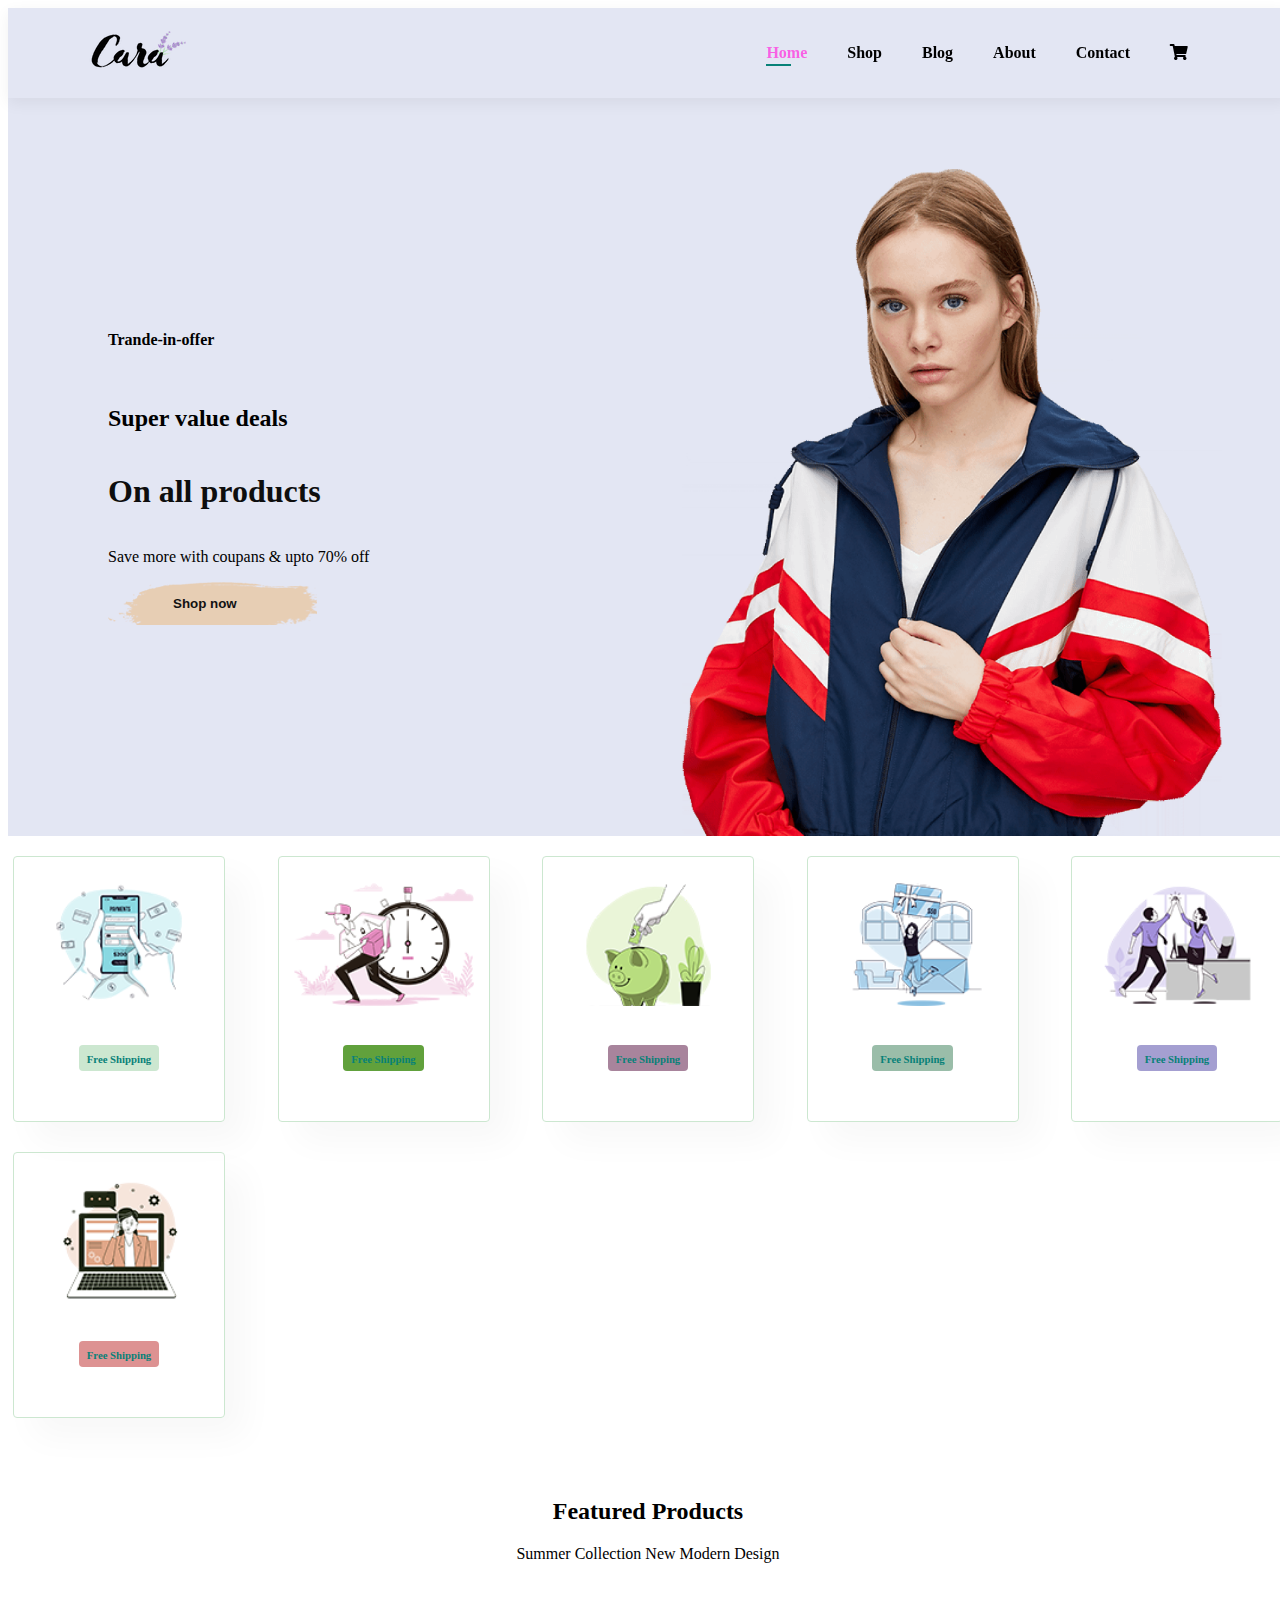
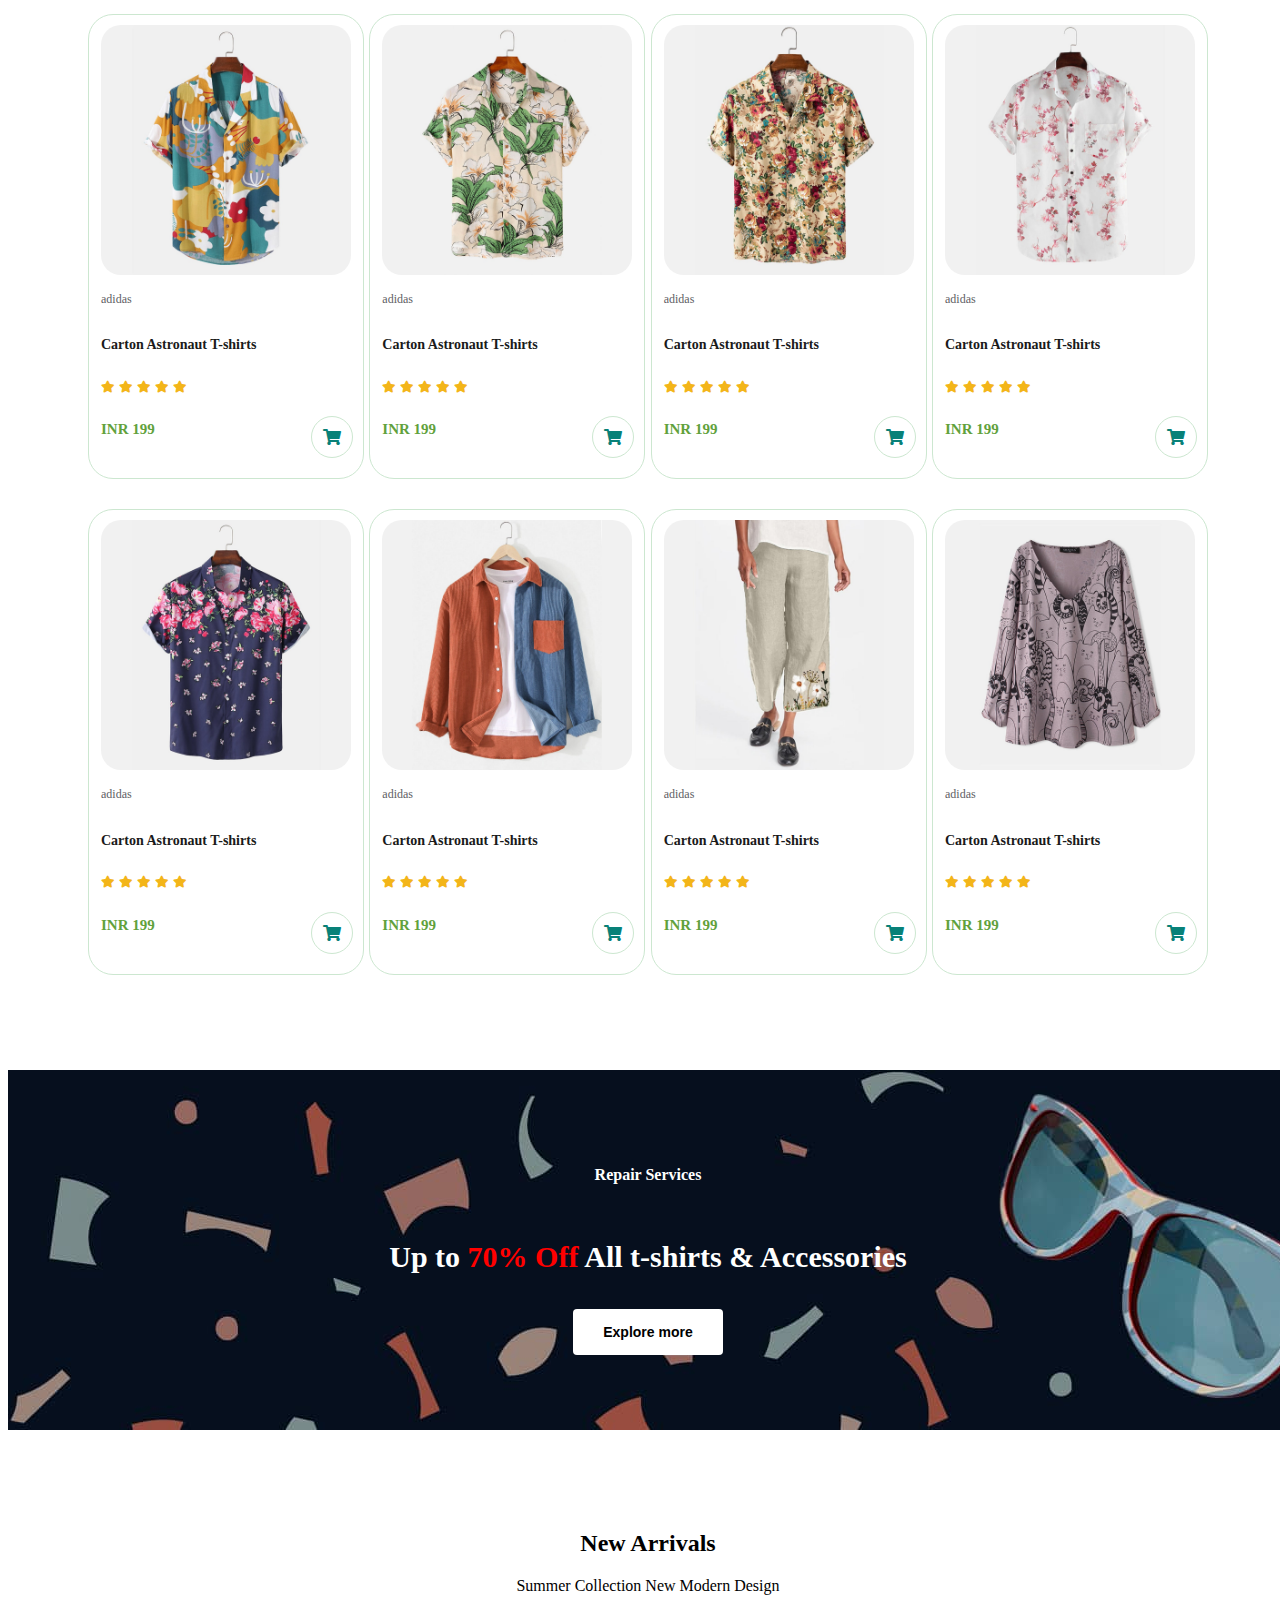
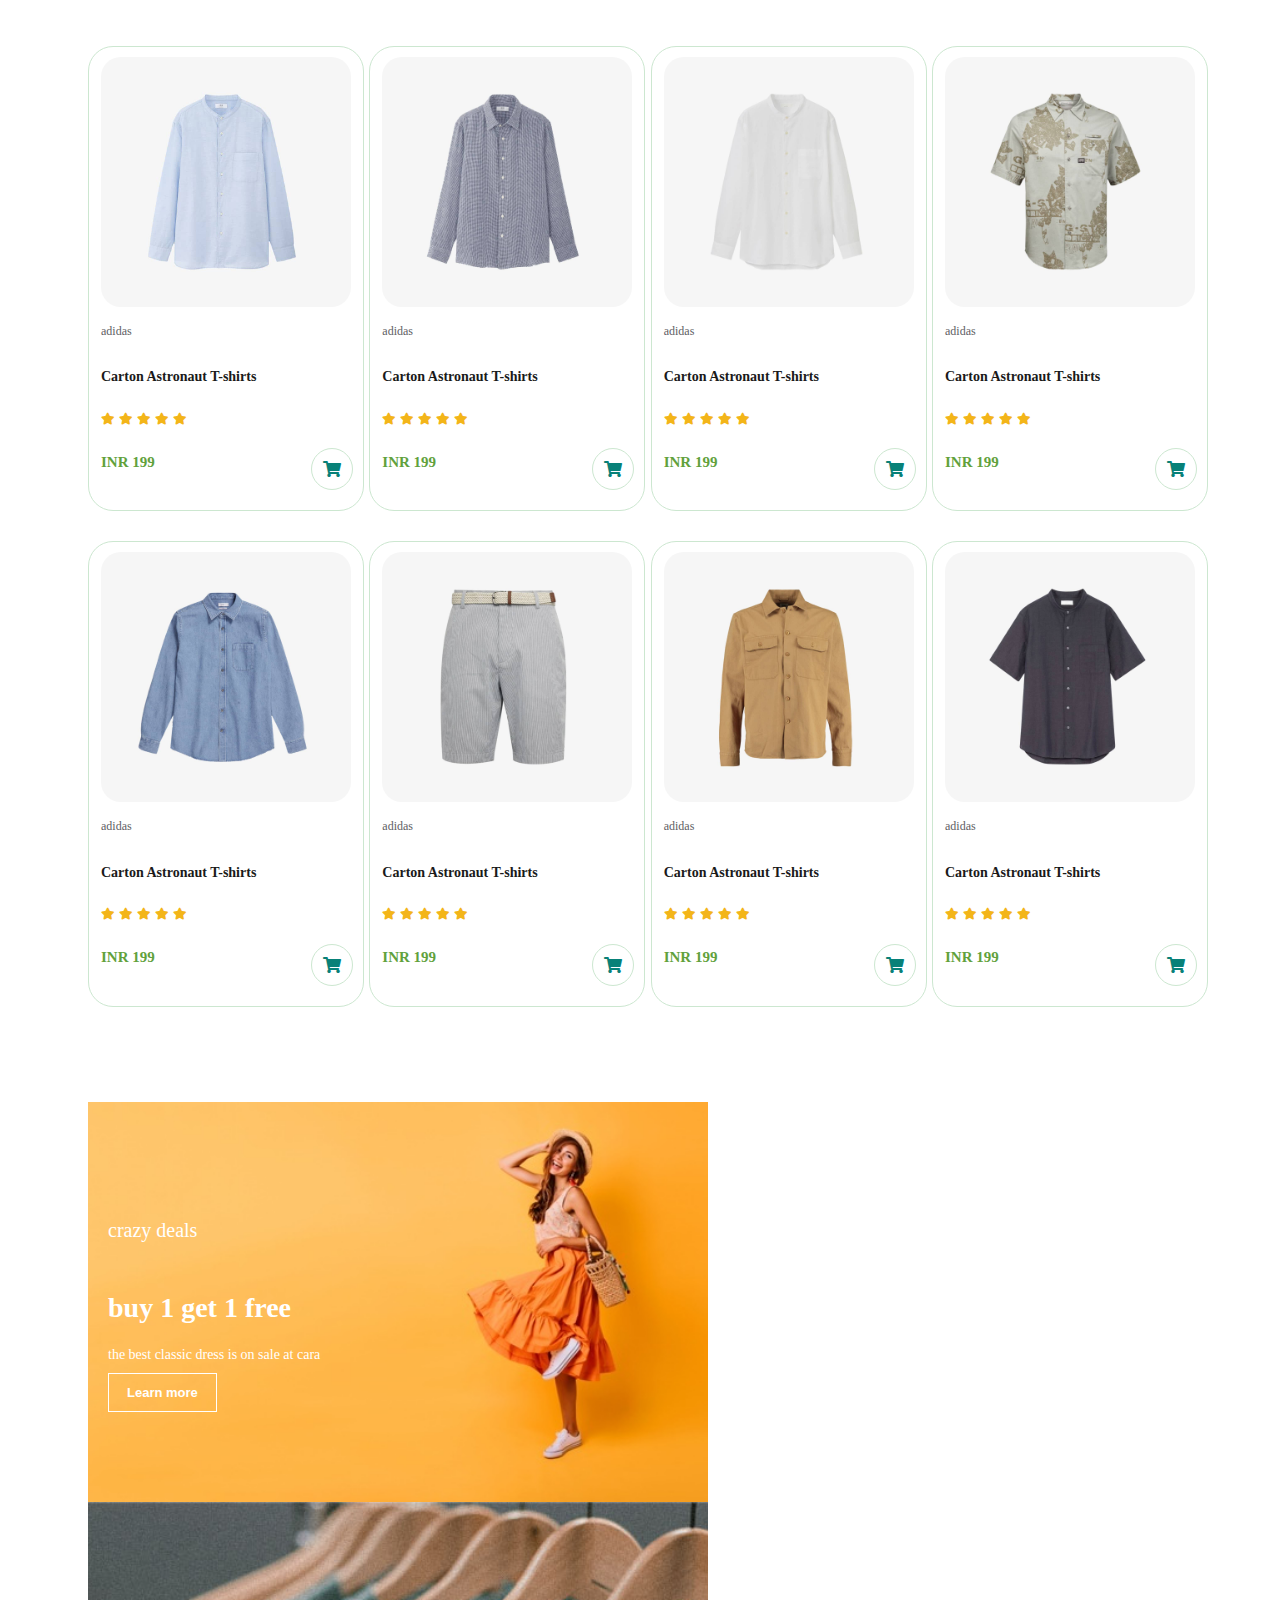
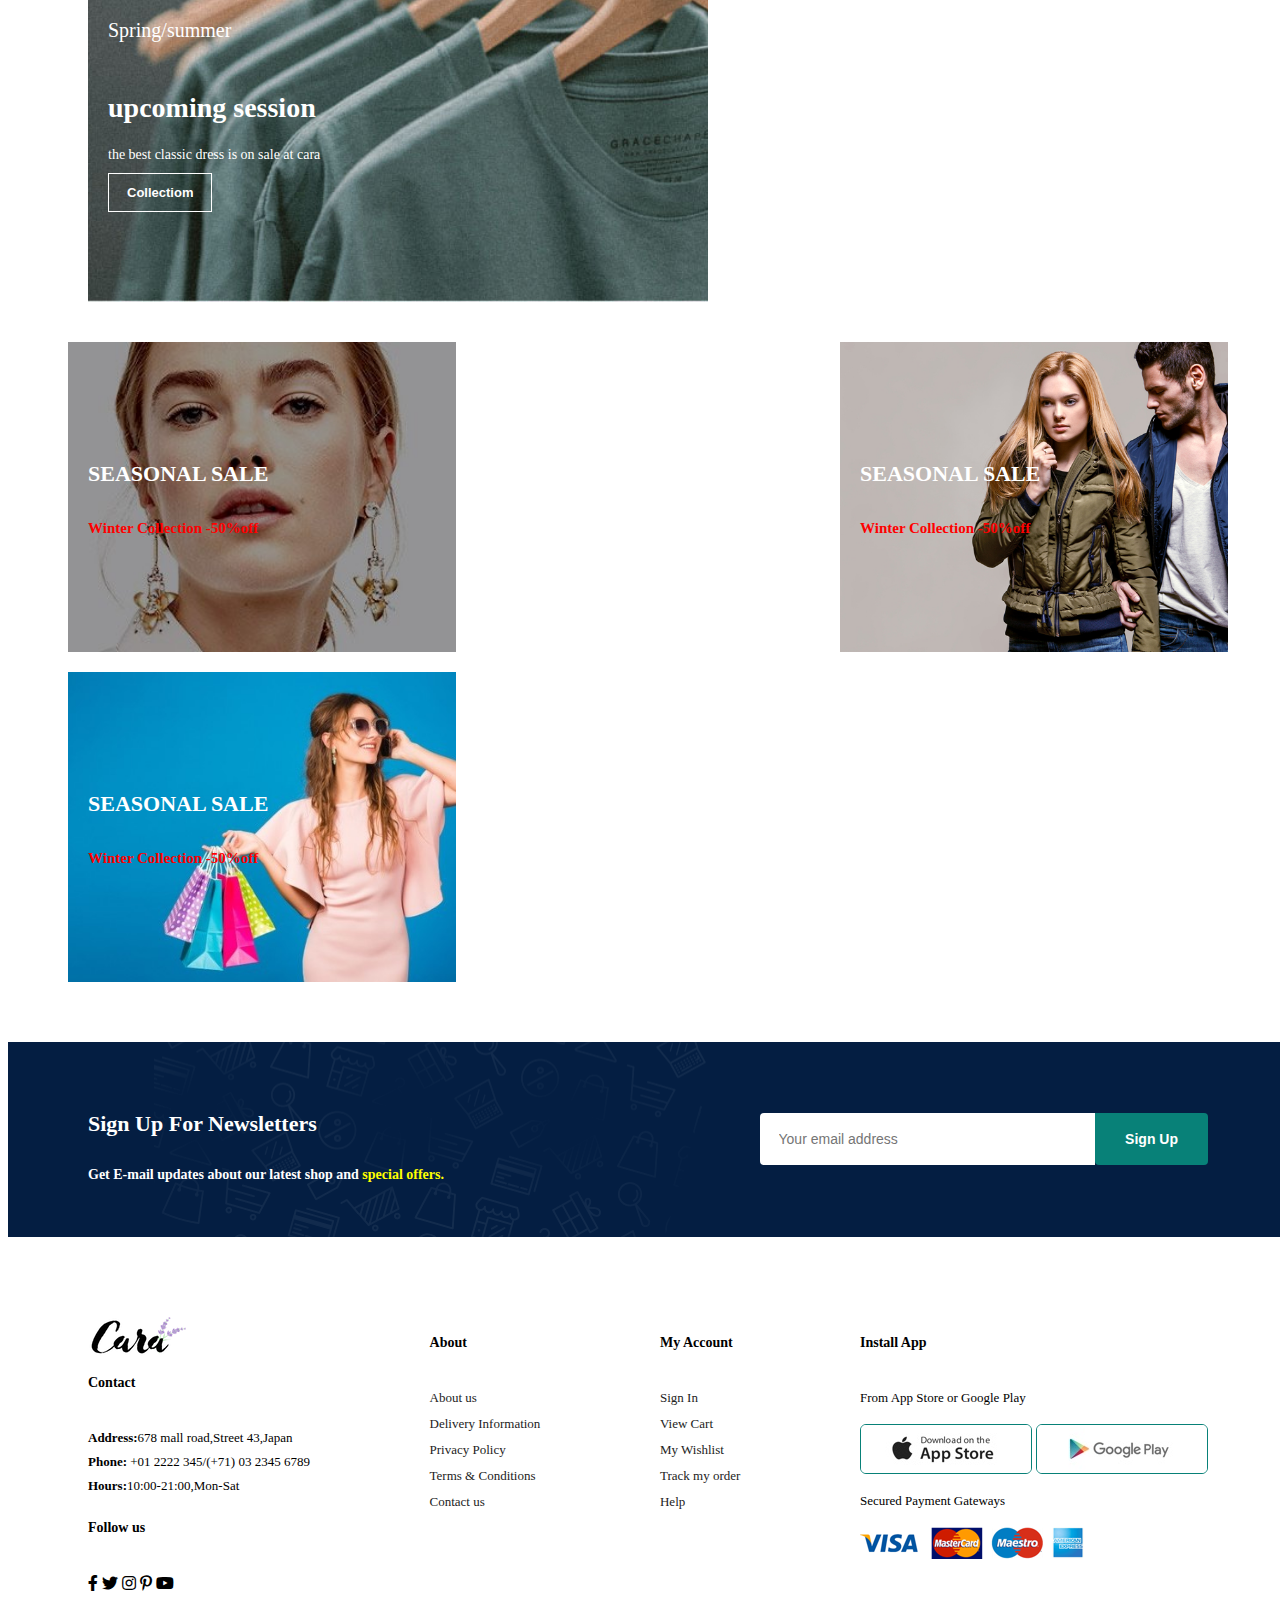
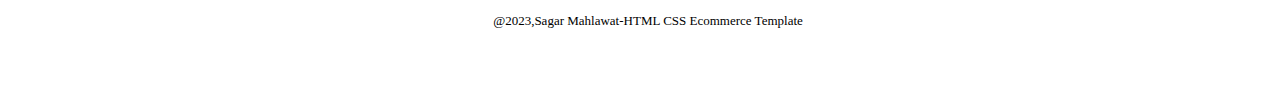
<file: index.html>
<!DOCTYPE html>
<html lang="en">
  <head>
    <meta charset="UTF-8">
    <meta name="viewport" content="width=device-width, initial-scale=1.0">
    <meta http-equiv="X-UA-Compatible" content="ie=edge">
    <title>Ecommerce</title>
    <link rel="stylesheet" href="https://use.fontawesome.com/releases/v5.15.4/css/all.css" />
    <link rel="stylesheet" href="style.css">
  </head>
  <body>
  <section id="header" >
<a href="#"><img src="img/logo.png" class="logo" alt=""></a>
<div>
<ul id="navbar">
    <li><a class="active" href="index.html">Home</a></li>
    <li><a href="shop.html">Shop</a></li>
    <li><a href="blog.html">Blog</a></li>
    <li><a href="about.html">About</a></li>
    <li><a href="contact.html">Contact</a></li>
    <li id="lg-bag"><a href="cart.html"><i class="fas fa-shopping-cart"></i></a></li>
    <a href="#" id="close" ><i  class="fas fa-times"></i></a>
</ul>
  </div>



  <div id="mobile">
      <a href="cart.html"><i class="fas fa-shopping-bag"></i></a>
      <i id="bar" class="fas fa-outdent"></i>
     
  </div>
 </section>


 <section id="hero">
     <h4>Trande-in-offer</h4>
     <h2>Super value deals</h2>
     <h1>On all products</h1>
     <p>Save more with coupans & upto 70% off</p>
     <button>Shop now</button>
 </section>

 <section id="feature" class="section-p1">
         <div class="fe-box">
         <img src="img/f1.png">
         <h6>Free Shipping</h6>
        </div>
        <div class="fe-box">
        <img src="img/f2.png">
        <h6>Free Shipping</h6>
        </div>
        <div class="fe-box">
         <img src="img/f3.png">
        <h6>Free Shipping</h6>
       </div>
            <div class="fe-box">
            <img src="img/f4.png">
            <h6>Free Shipping</h6>
           </div>
             <div class="fe-box">
            <img src="img/f5.png">
            <h6>Free Shipping</h6>
           </div>
             <div class="fe-box">
             <img src="img/f6.png">
                <h6>Free Shipping</h6>
            </div>


     
 </section>

 <section id="product1" class="section-p1">

<h2> Featured Products</h2>
<p>Summer Collection New Modern Design</p>
<div class="pro-container">
    <div class="pro">
<img src="img/f1.jpg" alt="">
<div class="des">
    <span>adidas</span>
    <h5>Carton Astronaut T-shirts</h5>
    <div class="star">
         <i class="fas fa-star"></i>
         <i class="fas fa-star"></i>
         <i class="fas fa-star"></i>
         <i class="fas fa-star"></i>
         <i class="fas fa-star"></i>
    </div>
    <h4>INR 199</h4>
</div>
<a href="#"><i class="fas fa-shopping-cart cart"></i></a>
    </div>
    <div class="pro">
        <img src="img/f2.jpg" alt="">
        <div class="des">
            <span>adidas</span>
            <h5>Carton Astronaut T-shirts</h5>
            <div class="star">
                 <i class="fas fa-star"></i>
                 <i class="fas fa-star"></i>
                 <i class="fas fa-star"></i>
                 <i class="fas fa-star"></i>
                 <i class="fas fa-star"></i>
            </div>
            <h4>INR 199</h4>
        </div>
        <a href="#"><i class="fas fa-shopping-cart cart"></i></a>
            </div>
            <div class="pro">
                <img src="img/f3.jpg" alt="">
                <div class="des">
                    <span>adidas</span>
                    <h5>Carton Astronaut T-shirts</h5>
                    <div class="star">
                         <i class="fas fa-star"></i>
                         <i class="fas fa-star"></i>
                         <i class="fas fa-star"></i>
                         <i class="fas fa-star"></i>
                         <i class="fas fa-star"></i>
                    </div>
                    <h4>INR 199</h4>
                </div>
                <a href="#"><i class="fas fa-shopping-cart cart"></i></a>
                    </div>
                    <div class="pro">
                        <img src="img/f4.jpg" alt="">
                        <div class="des">
                            <span>adidas</span>
                            <h5>Carton Astronaut T-shirts</h5>
                            <div class="star">
                                 <i class="fas fa-star"></i>
                                 <i class="fas fa-star"></i>
                                 <i class="fas fa-star"></i>
                                 <i class="fas fa-star"></i>
                                 <i class="fas fa-star"></i>
                            </div>
                            <h4>INR 199</h4>
                        </div>
                        <a href="#"><i class="fas fa-shopping-cart cart"></i></a>
                            </div>
                            <div class="pro">
                                <img src="img/f5.jpg" alt="">
                                <div class="des">
                                    <span>adidas</span>
                                    <h5>Carton Astronaut T-shirts</h5>
                                    <div class="star">
                                         <i class="fas fa-star"></i>
                                         <i class="fas fa-star"></i>
                                         <i class="fas fa-star"></i>
                                         <i class="fas fa-star"></i>
                                         <i class="fas fa-star"></i>
                                    </div>
                                    <h4>INR 199</h4>
                                </div>
                                <a href="#"><i class="fas fa-shopping-cart cart"></i></a>
                                    </div>

                                    <div class="pro">
                                        <img src="img/f6.jpg" alt="">
                                        <div class="des">
                                            <span>adidas</span>
                                            <h5>Carton Astronaut T-shirts</h5>
                                            <div class="star">
                                                 <i class="fas fa-star"></i>
                                                 <i class="fas fa-star"></i>
                                                 <i class="fas fa-star"></i>
                                                 <i class="fas fa-star"></i>
                                                 <i class="fas fa-star"></i>
                                            </div>
                                            <h4>INR 199</h4>
                                        </div>
                                        <a href="#"><i class="fas fa-shopping-cart cart"></i></a>
                                            </div>

                                            <div class="pro">
                                                <img src="img/f7.jpg" alt="">
                                                <div class="des">
                                                    <span>adidas</span>
                                                    <h5>Carton Astronaut T-shirts</h5>
                                                    <div class="star">
                                                         <i class="fas fa-star"></i>
                                                         <i class="fas fa-star"></i>
                                                         <i class="fas fa-star"></i>
                                                         <i class="fas fa-star"></i>
                                                         <i class="fas fa-star"></i>
                                                    </div>
                                                    <h4>INR 199</h4>
                                                </div>
                                                <a href="#"><i class="fas fa-shopping-cart cart"></i></a>
                                                    </div>
                                                    <div class="pro">
                                                        <img src="img/f8.jpg" alt="">
                                                        <div class="des">
                                                            <span>adidas</span>
                                                            <h5>Carton Astronaut T-shirts</h5>
                                                            <div class="star">
                                                                 <i class="fas fa-star"></i>
                                                                 <i class="fas fa-star"></i>
                                                                 <i class="fas fa-star"></i>
                                                                 <i class="fas fa-star"></i>
                                                                 <i class="fas fa-star"></i>
                                                            </div>
                                                            <h4>INR 199</h4>
                                                        </div>
                                                        <a href="#"><i class="fas fa-shopping-cart cart"></i></a>
                                                            </div>


   </div>

  </section>

<section id="banner" class="section-m1" >
    <h4> Repair Services</h4>
<h2>Up to <span>70% Off</span> All t-shirts & Accessories</h2>
<button class="normal1">Explore more</button>
</section>
 

<section id="product1" class="section-p1">

    <h2>New Arrivals</h2>
    <p>Summer Collection New Modern Design</p>
    <div class="pro-container">
        <div class="pro">
    <img src="img/n1.jpg" alt="">
    <div class="des">
        <span>adidas</span>
        <h5>Carton Astronaut T-shirts</h5>
        <div class="star">
             <i class="fas fa-star"></i>
             <i class="fas fa-star"></i>
             <i class="fas fa-star"></i>
             <i class="fas fa-star"></i>
             <i class="fas fa-star"></i>
        </div>
        <h4>INR 199</h4>
    </div>
    <a href="#"><i class="fas fa-shopping-cart cart"></i></a>
        </div>
        <div class="pro">
            <img src="img/n2.jpg" alt="">
            <div class="des">
                <span>adidas</span>
                <h5>Carton Astronaut T-shirts</h5>
                <div class="star">
                     <i class="fas fa-star"></i>
                     <i class="fas fa-star"></i>
                     <i class="fas fa-star"></i>
                     <i class="fas fa-star"></i>
                     <i class="fas fa-star"></i>
                </div>
                <h4>INR 199</h4>
            </div>
            <a href="#"><i class="fas fa-shopping-cart cart"></i></a>
                </div>
                <div class="pro">
                    <img src="img/n3.jpg" alt="">
                    <div class="des">
                        <span>adidas</span>
                        <h5>Carton Astronaut T-shirts</h5>
                        <div class="star">
                             <i class="fas fa-star"></i>
                             <i class="fas fa-star"></i>
                             <i class="fas fa-star"></i>
                             <i class="fas fa-star"></i>
                             <i class="fas fa-star"></i>
                        </div>
                        <h4>INR 199</h4>
                    </div>
                    <a href="#"><i class="fas fa-shopping-cart cart"></i></a>
                        </div>
                        <div class="pro">
                            <img src="img/n4.jpg" alt="">
                            <div class="des">
                                <span>adidas</span>
                                <h5>Carton Astronaut T-shirts</h5>
                                <div class="star">
                                     <i class="fas fa-star"></i>
                                     <i class="fas fa-star"></i>
                                     <i class="fas fa-star"></i>
                                     <i class="fas fa-star"></i>
                                     <i class="fas fa-star"></i>
                                </div>
                                <h4>INR 199</h4>
                            </div>
                            <a href="#"><i class="fas fa-shopping-cart cart"></i></a>
                                </div>
                                <div class="pro">
                                    <img src="img/n5.jpg" alt="">
                                    <div class="des">
                                        <span>adidas</span>
                                        <h5>Carton Astronaut T-shirts</h5>
                                        <div class="star">
                                             <i class="fas fa-star"></i>
                                             <i class="fas fa-star"></i>
                                             <i class="fas fa-star"></i>
                                             <i class="fas fa-star"></i>
                                             <i class="fas fa-star"></i>
                                        </div>
                                        <h4>INR 199</h4>
                                    </div>
                                    <a href="#"><i class="fas fa-shopping-cart cart"></i></a>
                                        </div>
    
                                        <div class="pro">
                                            <img src="img/n6.jpg" alt="">
                                            <div class="des">
                                                <span>adidas</span>
                                                <h5>Carton Astronaut T-shirts</h5>
                                                <div class="star">
                                                     <i class="fas fa-star"></i>
                                                     <i class="fas fa-star"></i>
                                                     <i class="fas fa-star"></i>
                                                     <i class="fas fa-star"></i>
                                                     <i class="fas fa-star"></i>
                                                </div>
                                                <h4>INR 199</h4>
                                            </div>
                                            <a href="#"><i class="fas fa-shopping-cart cart"></i></a>
                                                </div>
    
                                                <div class="pro">
                                                    <img src="img/n7.jpg" alt="">
                                                    <div class="des">
                                                        <span>adidas</span>
                                                        <h5>Carton Astronaut T-shirts</h5>
                                                        <div class="star">
                                                             <i class="fas fa-star"></i>
                                                             <i class="fas fa-star"></i>
                                                             <i class="fas fa-star"></i>
                                                             <i class="fas fa-star"></i>
                                                             <i class="fas fa-star"></i>
                                                        </div>
                                                        <h4>INR 199</h4>
                                                    </div>
                                                    <a href="#"><i class="fas fa-shopping-cart cart"></i></a>
                                                        </div>
                                                        <div class="pro">
                                                            <img src="img/n8.jpg" alt="">
                                                            <div class="des">
                                                                <span>adidas</span>
                                                                <h5>Carton Astronaut T-shirts</h5>
                                                                <div class="star">
                                                                     <i class="fas fa-star"></i>
                                                                     <i class="fas fa-star"></i>
                                                                     <i class="fas fa-star"></i>
                                                                     <i class="fas fa-star"></i>
                                                                     <i class="fas fa-star"></i>
                                                                </div>
                                                                <h4>INR 199</h4>
                                                            </div>
                                                            <a href="#"><i class="fas fa-shopping-cart cart"></i></a>
                                                                </div>
    
    
       </div>
    
      </section>

<section id="sm-banner" class="section-p1">
    <div class="banner-box">
        <h4>crazy deals</h4>
        <h2>buy 1 get 1 free</h2>
        <span>the best classic dress is on sale at cara </span>
        <button class="white">Learn more</button>
    </div>
    <div class="banner-box banner-box2">
        <h4>Spring/summer</h4>
        <h2>upcoming session</h2>
        <span>the best classic dress is on sale at cara </span>
        <button class="white">Collectiom</button>
    </div>
</section>

<section id="banner3">
    <div class="banner-box">
        <h2>SEASONAL SALE</h2>
        <h3>Winter Collection -50%off</h3>
</div>
<div class="banner-box banner-box2">
    <h2>SEASONAL SALE</h2>
    <h3>Winter Collection -50%off</h3>


</div>
<div class="banner-box banner-box3">
    <h2>SEASONAL SALE</h2>
    <h3>Winter Collection -50%off</h3>


</div>
</section>

<section id="newsletter" class="section-p1 section-m1">
    <div class="newstext">  
        <h4> Sign Up For Newsletters</h4>
<p>Get E-mail updates about our latest shop and <span>special offers.</span></p>

    </div>
    <div class="form">
<input type="text" placeholder="Your email address" id="emailInput">
<button class="normal1" id="signupButton">Sign Up</button>
    </div>


</section>


<footer class="section-p1">
<div class="col"> 
<img src="/img/logo.png" alt="">
<h4>Contact</h4>
<p><strong>Address:</strong>678 mall road,Street 43,Japan</p>
<p><strong>Phone:</strong> +01 2222 345/(+71) 03 2345 6789</p>
<p><strong>Hours:</strong>10:00-21:00,Mon-Sat</p>
<div class="follow">
    <h4>Follow us</h4>
    <div class="icon">
        <i class="fab fa-facebook-f"></i>
        <i class="fab fa-twitter"></i>
        <i class="fab fa-instagram"></i>
        <i class="fab fa-pinterest-p"></i>
        <i class="fab fa-youtube"></i>
    </div>
</div>
</div>
<div class="col">
    <h4>About</h4>
    <a href="#">About us</a>
    <a href="#">Delivery Information</a>
    <a href="#">Privacy Policy</a>
    <a href="#">Terms & Conditions</a>
    <a href="#">Contact us</a>


</div>
<div class="col">
    <h4>My Account</h4>
    <a href="#">Sign In</a>
    <a href="#">View Cart</a>
    <a href="#">My Wishlist</a>
    <a href="#">Track my order</a>
    <a href="#">Help</a>
</div>
<div class="col install">
    <h4>Install App</h4>
    <p>From App Store or Google Play</p>
    <div class="row">
        <img src="img/app.jpg" alt"">
        <img src="img/play.jpg" alt"">
 </div>
 <p>Secured Payment Gateways</p>
 <img src="img/pay.png" alt"">
</div>

<div class="copyright"> 
    <p> @2023,Sagar Mahlawat-HTML CSS Ecommerce Template</p>
</div>
</footer>



	<script src="script.js" ></script>
  </body>
</html>
</file>
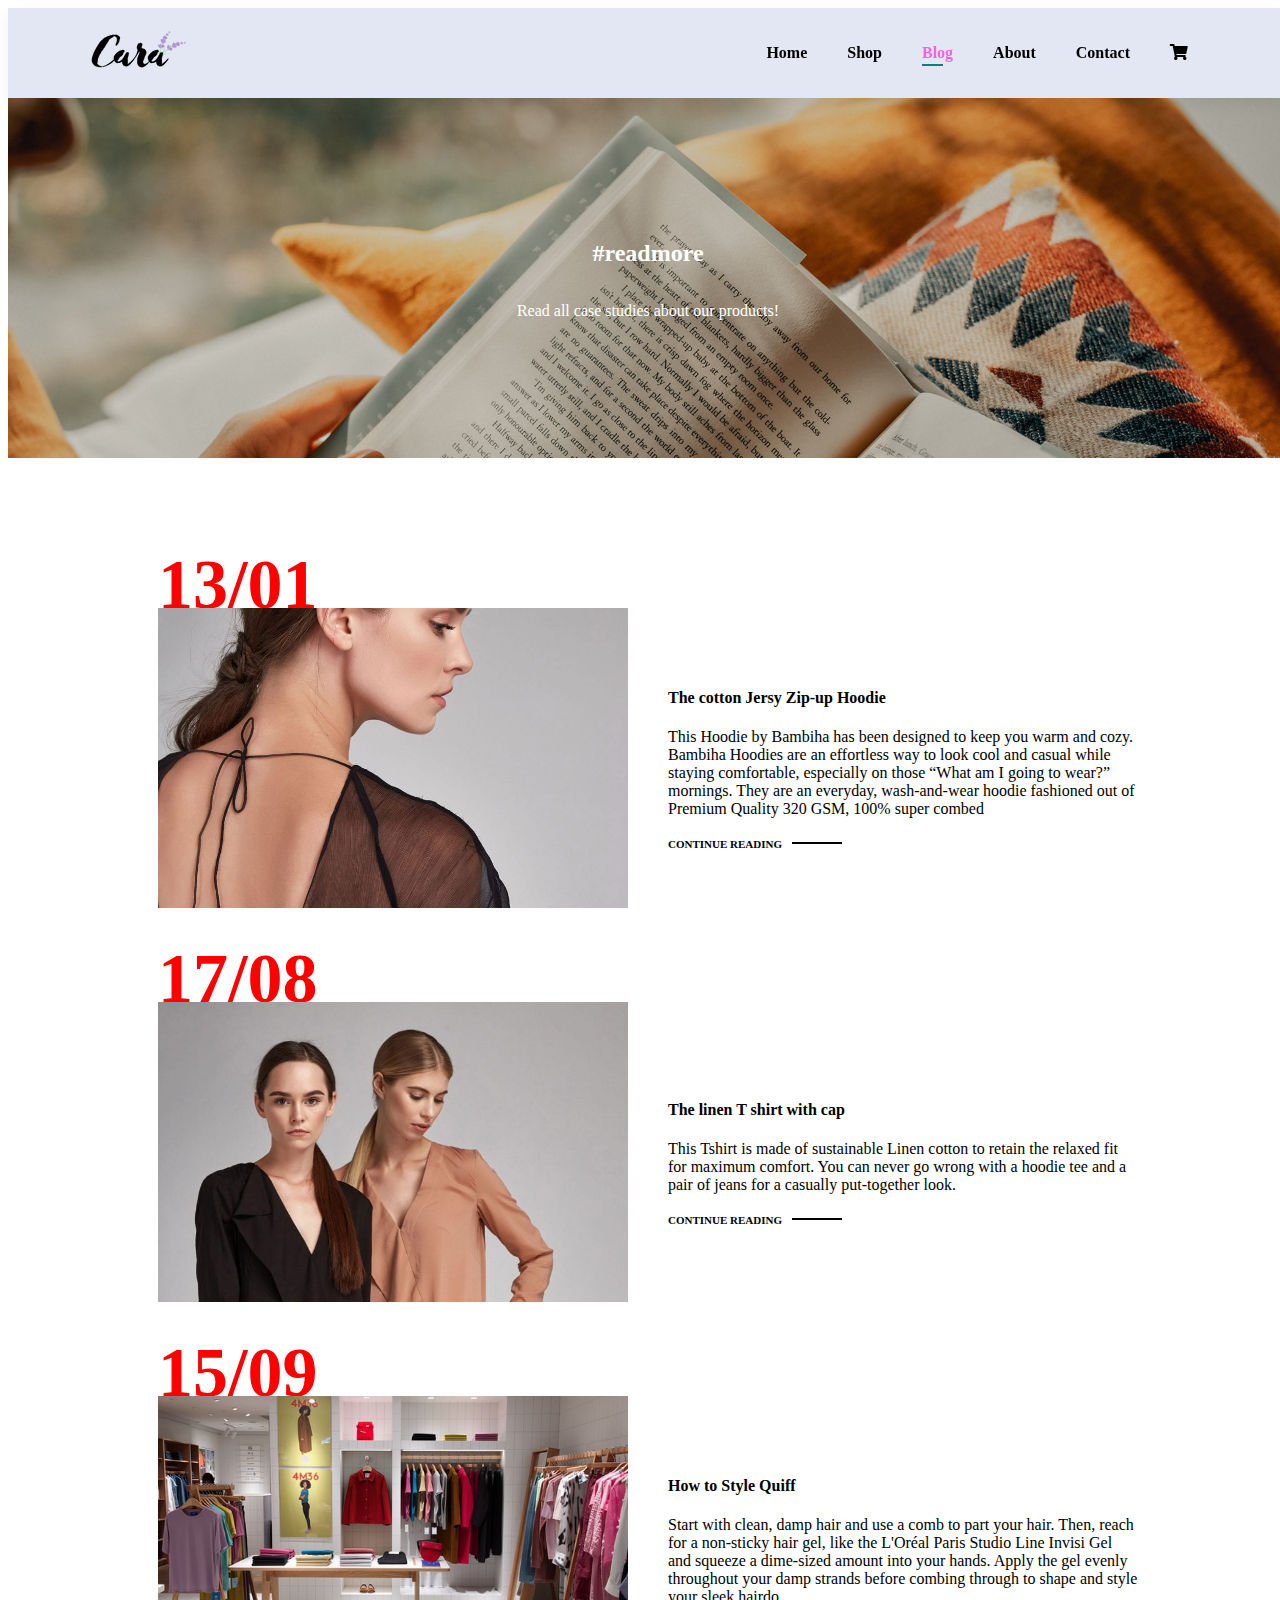
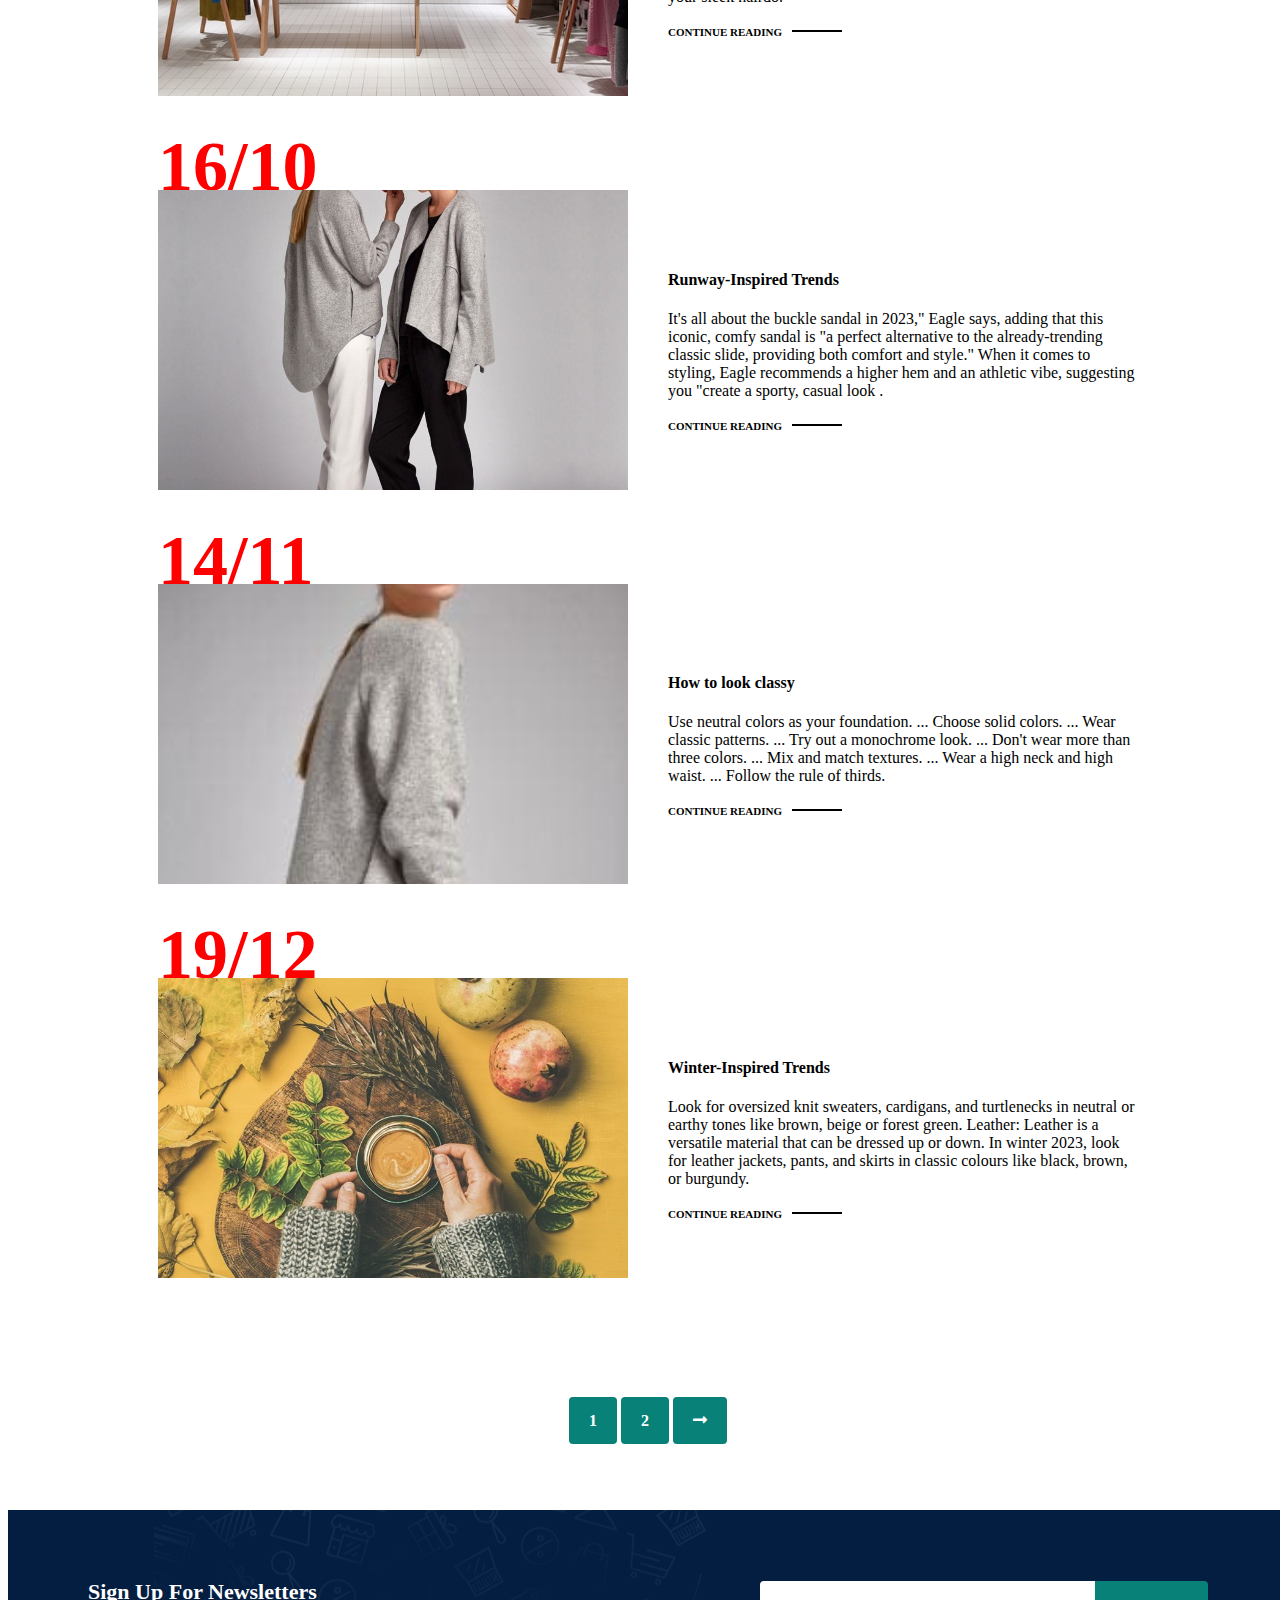
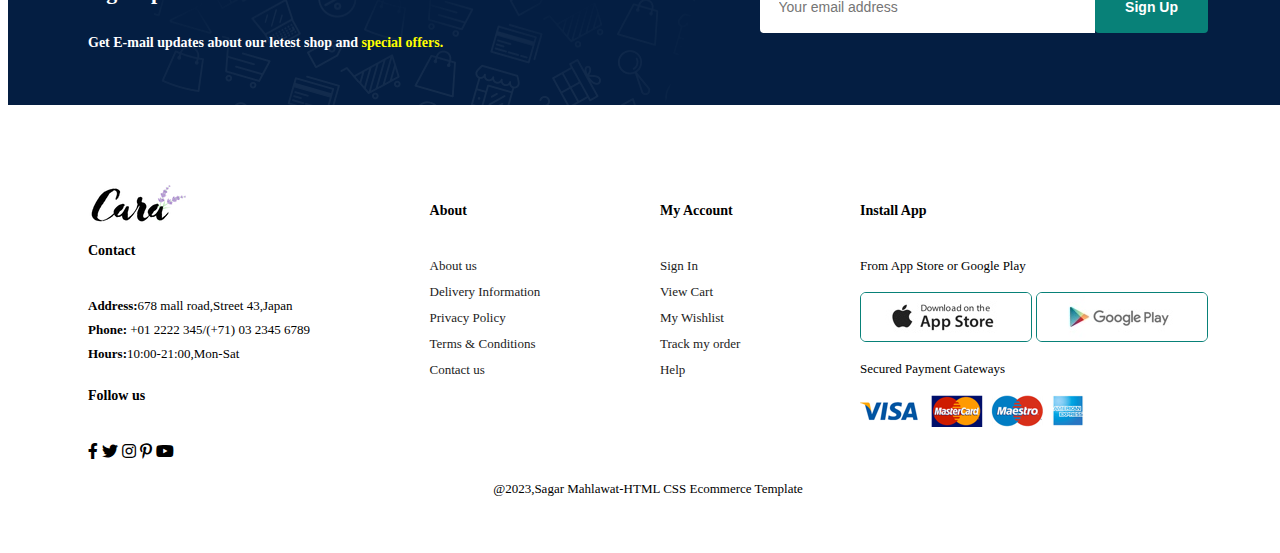
<file: blog.html>
<!DOCTYPE html>
<html lang="en">
  <head>
    <meta charset="UTF-8">
    <meta name="viewport" content="width=device-width, initial-scale=1.0">
    <meta http-equiv="X-UA-Compatible" content="ie=edge">
    <title>Ecommerce</title>
    <link rel="stylesheet" href="https://use.fontawesome.com/releases/v5.15.4/css/all.css" />
    <link rel="stylesheet" href="style.css">
  </head>
  <body>
  <section id="header" >

<a href="#"><img src="img/logo.png" class="logo" alt=""></a>
<div>
<ul id="navbar">
    <li><a  href="index.html">Home</a></li>
    <li><a  href="shop.html">Shop</a></li>
    <li><a  class="active" href="blog.html">Blog</a></li>
    <li><a href="about.html">About</a></li>
    <li><a href="contact.html">Contact</a></li>
    <li id="lg-bag"><a href="cart.html"><i class="fas fa-shopping-cart"></i></a></li>
    <a href="#" id="close"><i class="fas fa-times"></i></a>
</ul>
  </div>
  <div id="mobile">
      <a href="cart.html"><i class="fas fa-shopping-bag"></i></a>
      <i id="bar" class="fas fa-outdent"></i>
  </div>
 </section>


 <section id="page-header" class="blog-header">


     <h2>#readmore</h2>

     <p>Read all case studies about our products! </p>

 </section>

 <section id="blog">

<div class="blog-box">
    <div class="blog-img">
        <img src="img/bl.jpg">
    </div>
    <div class="blog-details">
<h4> The cotton Jersy Zip-up Hoodie</h4>
<p>This Hoodie by Bambiha has been designed to keep you warm and cozy. Bambiha Hoodies are an effortless way to look cool and casual while staying comfortable, especially on those “What am I going to wear?” mornings. They are an everyday, wash-and-wear hoodie fashioned out of Premium Quality 320 GSM, 100% super combed</p>
<a href="#">CONTINUE READING</a>
    </div>
    <h1>13/01</h1>
</div>
<div class="blog-box">
    <div class="blog-img">
        <img src="img/bl2.jpg">
    </div>
    <div class="blog-details">
<h4> The linen T shirt with cap</h4>
<p>This Tshirt  is made of sustainable Linen cotton to retain the relaxed fit for maximum comfort. You can never go wrong with a hoodie tee and a pair of jeans for a casually put-together look.</p>
<a href="#">CONTINUE READING</a>
    </div>
    <h1>17/08</h1>
</div>
<div class="blog-box">
    <div class="blog-img">
        <img src="img/b3.jpg">
    </div>
    <div class="blog-details">
<h4> How to Style Quiff</h4>
<p>Start with clean, damp hair and use a comb to part your hair. Then, reach for a non-sticky hair gel, like the L'Oréal Paris Studio Line Invisi Gel and squeeze a dime-sized amount into your hands. Apply the gel evenly throughout your damp strands before combing through to shape and style your sleek hairdo.</p>
<a href="#">CONTINUE READING</a>
    </div>
    <h1>15/09</h1>
</div>
<div class="blog-box">
    <div class="blog-img">
        <img src="img/bl4.jpg">
    </div>
    <div class="blog-details">
<h4> Runway-Inspired Trends</h4>
<p>It's all about the buckle sandal in 2023," Eagle says, adding that this iconic, comfy sandal is "a perfect alternative to the already-trending classic slide, providing both comfort and style." When it comes to styling, Eagle recommends a higher hem and an athletic vibe, suggesting you "create a sporty, casual look .</p>
<a href="#">CONTINUE READING</a>
    </div>
    <h1>16/10</h1>
</div>
<div class="blog-box">
    <div class="blog-img">
        <img src="img/b5.jpg">
    </div>
    <div class="blog-details">
<h4> How to look classy</h4>
<p>Use neutral colors as your foundation. ...
    Choose solid colors. ...
    Wear classic patterns. ...
    Try out a monochrome look. ...
    Don't wear more than three colors. ...
    Mix and match textures. ...
    Wear a high neck and high waist. ...
    Follow the rule of thirds.</p>
<a href="#">CONTINUE READING</a>
    </div>
    <h1>14/11</h1>
</div>
<div class="blog-box">
    <div class="blog-img">
        <img src="img/b6.jpg">
    </div>
    <div class="blog-details">
<h4> Winter-Inspired Trends</h4>
<p>
    Look for oversized knit sweaters, cardigans, and turtlenecks in neutral or earthy tones like brown, beige or forest green. Leather: Leather is a versatile material that can be dressed up or down. In winter 2023, look for leather jackets, pants, and skirts in classic colours like black, brown, or burgundy.</p>
<a href="#">CONTINUE READING</a>
    </div>
    <h1>19/12</h1>
</div>


 </section>

<section id="pagination" class="section-p1">
    <a href="#">1</a>
    <a href="#">2</a>
    <a href="#"><i class="fas fa-long-arrow-alt-right"></i></a>
</section>

<section id="newsletter" class="section-p1 section-m1">

    <div class="newstext">  
        <h4> Sign Up For Newsletters</h4>
<p>Get E-mail updates about our letest shop and <span>special offers.</span></p>

    </div>
    <div class="form">
<input type="text" placeholder="Your email address">
<button class="normal1">Sign Up</button>
    </div>


</section>



<footer class="section-p1">
<div class="col"> 
<img src="/img/logo.png" alt="">
<h4>Contact</h4>
<p><strong>Address:</strong>678 mall road,Street 43,Japan</p>
<p><strong>Phone:</strong> +01 2222 345/(+71) 03 2345 6789</p>
<p><strong>Hours:</strong>10:00-21:00,Mon-Sat</p>
<div class="follow">
    <h4>Follow us</h4>
    <div class="icon">
        <i class="fab fa-facebook-f"></i>
        <i class="fab fa-twitter"></i>
        <i class="fab fa-instagram"></i>
        <i class="fab fa-pinterest-p"></i>
        <i class="fab fa-youtube"></i>
    </div>
</div>
</div>
<div class="col">
    <h4>About</h4>
    <a href="#">About us</a>
    <a href="#">Delivery Information</a>
    <a href="#">Privacy Policy</a>
    <a href="#">Terms & Conditions</a>
    <a href="#">Contact us</a>


</div>
<div class="col">
    <h4>My Account</h4>
    <a href="#">Sign In</a>
    <a href="#">View Cart</a>
    <a href="#">My Wishlist</a>
    <a href="#">Track my order</a>
    <a href="#">Help</a>
</div>
<div class="col install">
    <h4>Install App</h4>
    <p>From App Store or Google Play</p>
    <div class="row">
        <img src="img/app.jpg" alt"">
        <img src="img/play.jpg" alt"">
 </div>
 <p>Secured Payment Gateways</p>
 <img src="img/pay.png" alt"">
</div>

<div class="copyright"> 
    <p> @2023,Sagar Mahlawat-HTML CSS Ecommerce Template</p>
</div>
</footer>



	<script src="script.js"></script>
  </body>
</html>
</file>
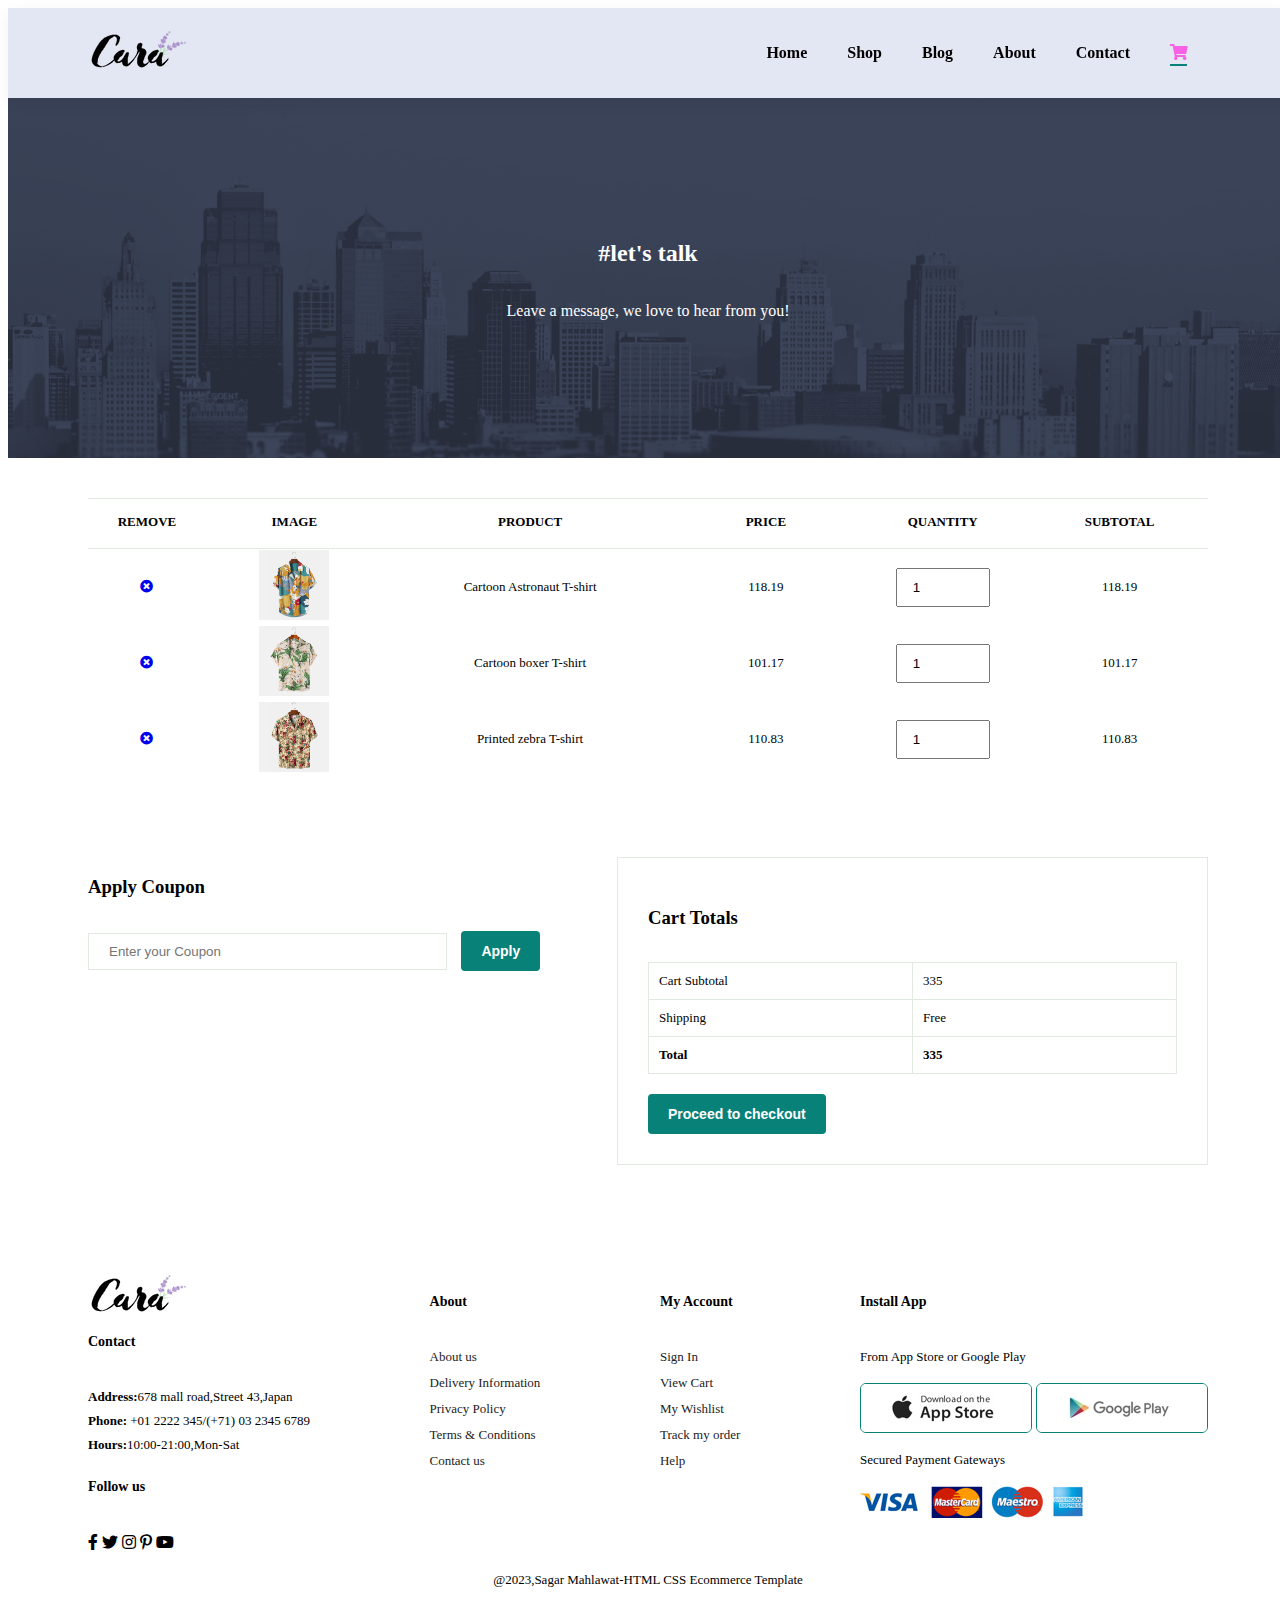
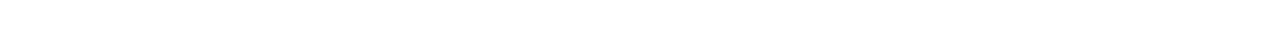
<file: cart.html>
<!DOCTYPE html>
<html lang="en">
  <head>
    <meta charset="UTF-8">
    <meta name="viewport" content="width=device-width, initial-scale=1.0">
    <meta http-equiv="X-UA-Compatible" content="ie=edge">
    <title>Ecommerce</title>
    <link rel="stylesheet" href="https://use.fontawesome.com/releases/v5.15.4/css/all.css" />
    <link rel="stylesheet" href="style.css">
  </head>
  <body>
  <section id="header" >

<a href="#"><img src="img/logo.png" class="logo" alt=""></a>
<div>
<ul id="navbar">
    <li><a  href="index.html">Home</a></li>
    <li><a  href="shop.html">Shop</a></li>
    <li><a  href="blog.html">Blog</a></li>
    <li><a   href="about.html">About</a></li>
    <li><a   href="contact.html">Contact</a></li>
    <li id="lg-bag"><a  class="active" href="cart.html"><i class="fas fa-shopping-cart"></i></a></li>
    <a href="#" id="close"><i class="fas fa-times"></i></a>
</ul>
  </div>
  <div id="mobile">
      <a  href="cart.html"><i class="fas fa-shopping-bag"></i></a>
      <i id="bar" class="fas fa-outdent"></i>
  </div>
 </section>





 <section id="page-header" class="about-header">



     <h2>#let's talk</h2>

     <p>Leave a message, we love to hear from you! </p>

 </section>

 <section id="cart" class="section-p1">
    <table width="100%">
        <thead>
            <tr>
             <td> Remove
             </td>
             <td> Image
            </td>   
            <td> Product
            </td>   
            <td> price
            </td>   
            <td> Quantity</td>
            <td>Subtotal</td>
            </tr>
        </thead>
        <tbody>
            <tr>
                <td><a href="#"><i class="fas fa-times-circle"></i></a></td>
                <td><img src="img/f1.jpg" alt=""></td>
                <td>Cartoon Astronaut T-shirt</td>
                <td>
                    118.19
                </td>
                <td> <input type="number" value="1"></td>
                <td>118.19</td>
            </tr>
            <tr>
                <td><a href="#"><i class="fas fa-times-circle"></i></a></td>
                <td><img src="img/f2.jpg" alt=""></td>
                <td>Cartoon boxer T-shirt</td>
                <td>
                    101.17
                </td>
                <td> <input type="number" value="1"></td>
                <td>101.17</td>
            </tr>
            <tr>
                <td><a href="#"><i class="fas fa-times-circle"></i></a></td>
                <td><img src="img/f3.jpg" alt=""></td>
                <td>Printed zebra T-shirt</td>
                <td>
                    110.83
                </td>
                <td> <input type="number" value="1"></td>
                <td>110.83</td>
            </tr>
        </tbody>
    </table>


 </section>
 

<section id="cart-add" class="section-p1">
<div id="coupon">
    <h3>Apply Coupon</h3>
    <div>
        <input type="text" placeholder="Enter your Coupon ">
        <button class="normal1"> Apply</button>    </div>
</div>
<div id="subtotal">
<h3>Cart Totals</h3>
<table>
    <tr>
        <td>
            Cart Subtotal
        </td>
        <td>335</td>
    </tr>
    <tr>
        <td> Shipping</td>
        <td>Free</td>
        <tr>
            <td><strong>Total</strong></td>
            <td><strong>335</strong></td>
        </tr>
    </tr>

</table>
<button class="normal1">Proceed to checkout</button>
</div>



</section>


<footer class="section-p1">
<div class="col"> 
<img src="/img/logo.png" alt="">
<h4>Contact</h4>
<p><strong>Address:</strong>678 mall road,Street 43,Japan</p>
<p><strong>Phone:</strong> +01 2222 345/(+71) 03 2345 6789</p>
<p><strong>Hours:</strong>10:00-21:00,Mon-Sat</p>
<div class="follow">
    <h4>Follow us</h4>
    <div class="icon">
        <i class="fab fa-facebook-f"></i>
        <i class="fab fa-twitter"></i>
        <i class="fab fa-instagram"></i>
        <i class="fab fa-pinterest-p"></i>
        <i class="fab fa-youtube"></i>
    </div>
</div>
</div>
<div class="col">
    <h4>About</h4>
    <a href="#">About us</a>
    <a href="#">Delivery Information</a>
    <a href="#">Privacy Policy</a>
    <a href="#">Terms & Conditions</a>
    <a href="#">Contact us</a>


</div>
<div class="col">
    <h4>My Account</h4>
    <a href="#">Sign In</a>
    <a href="#">View Cart</a>
    <a href="#">My Wishlist</a>
    <a href="#">Track my order</a>
    <a href="#">Help</a>
</div>
<div class="col install">
    <h4>Install App</h4>
    <p>From App Store or Google Play</p>
    <div class="row">
        <img src="img/app.jpg" alt"">
        <img src="img/play.jpg" alt"">
 </div>
 <p>Secured Payment Gateways</p>
 <img src="img/pay.png" alt"">
</div>

<div class="copyright"> 
    <p> @2023,Sagar Mahlawat-HTML CSS Ecommerce Template</p>
</div>
</footer>



	<script src="script.js"></script>
  </body>
</html>
</file>
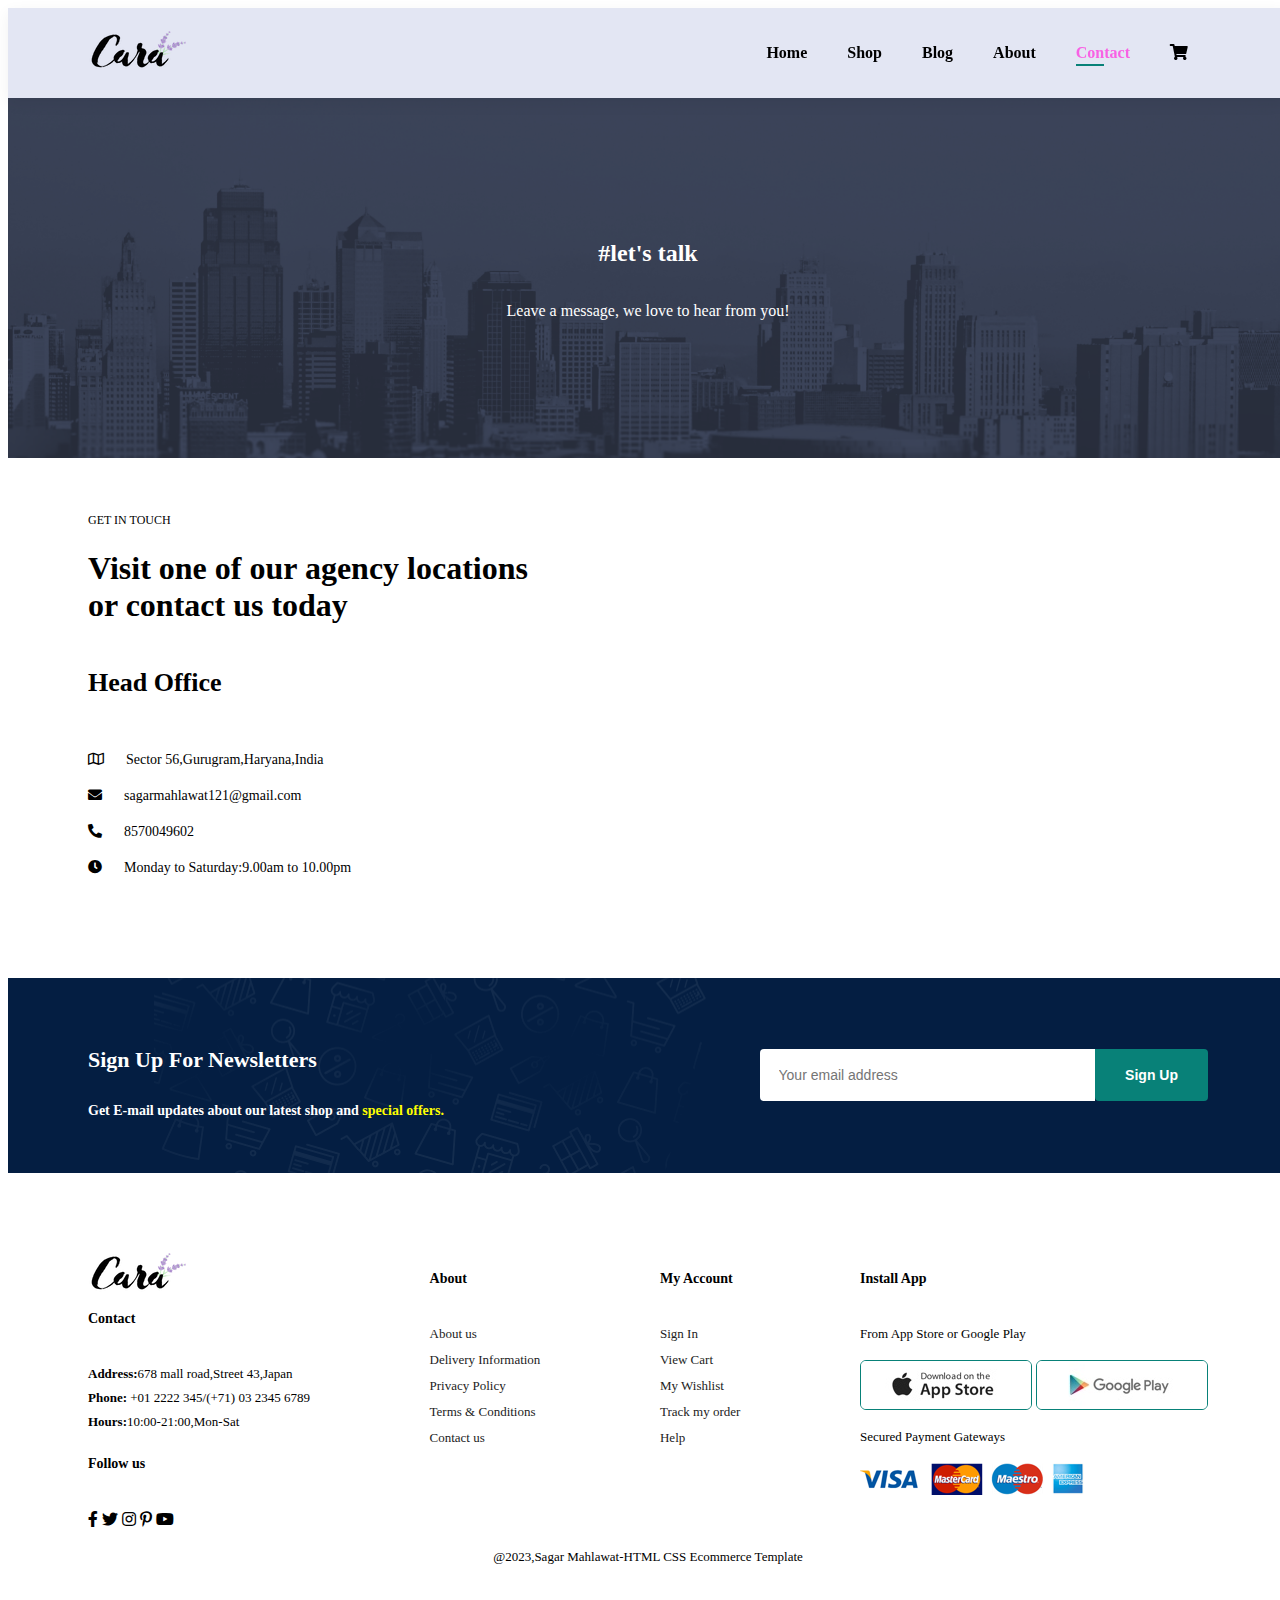
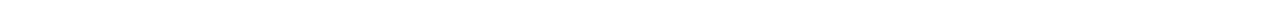
<file: contact.html>
<!DOCTYPE html>
<html lang="en">
  <head>
    <meta charset="UTF-8">
    <meta name="viewport" content="width=device-width, initial-scale=1.0">
    <meta http-equiv="X-UA-Compatible" content="ie=edge">
    <title>Ecommerce</title>
    <link rel="stylesheet" href="https://use.fontawesome.com/releases/v5.15.4/css/all.css" />
    <link rel="stylesheet" href="style.css">
  </head>
  <body>
  <section id="header" >

<a href="#"><img src="img/logo.png" class="logo" alt=""></a>
<div>
<ul id="navbar">
    <li><a  href="index.html">Home</a></li>
    <li><a  href="shop.html">Shop</a></li>
    <li><a  href="blog.html">Blog</a></li>
    <li><a   href="about.html">About</a></li>
    <li><a  class="active" href="contact.html">Contact</a></li>
    <li id="lg-bag"><a href="cart.html"><i class="fas fa-shopping-cart"></i></a></li>
    <a href="#" id="close"><i class="fas fa-times"></i></a>
</ul>
  </div>
  <div id="mobile">
      <a href="cart.html"><i class="fas fa-shopping-bag"></i></a>
      <i id="bar" class="fas fa-outdent"></i>
  </div>
 </section>


 <section id="page-header" class="about-header">



     <h2>#let's talk</h2>

     <p>Leave a message, we love to hear from you! </p>

 </section>

 <section id="contact-details" class="section-p1">

<div class="details">
<span> GET IN TOUCH</span>
<h1> Visit one of our agency locations or contact us today</h1>
<h2>Head Office</h2>
<div>
    <li>
    <i class="far fa-map"></i>
    <p>Sector 56,Gurugram,Haryana,India</p>
</li>
<li>
    <i class="fas fa-envelope"></i>
    <p>sagarmahlawat121@gmail.com</p>
</li>
<li>
    <i class="fas fa-phone-alt"></i>
    <p>8570049602</p>
</li>
<li>
    <i class="fas fa-clock"></i>
    <p>Monday to Saturday:9.00am to 10.00pm</p>
</li>
</div></div>
<div class="map">
    <iframe src="https://www.google.com/maps/embed?pb=!1m18!1m12!1m3!1d14035.322163354564!2d77.09027495562063!3d28.42436973344281!2m3!1f0!2f0!3f0!3m2!1i1024!2i768!4f13.1!3m3!1m2!1s0x390d220169f5e215%3A0x995dcf81cbb6d65e!2sSector%2056%2C%20Gurugram%2C%20Haryana!5e0!3m2!1sen!2sin!4v1692127170559!5m2!1sen!2sin" width="600" height="450" style="border:0;" allowfullscreen="" loading="lazy" referrerpolicy="no-referrer-when-downgrade"></iframe>
</div>

 </section>




<section id="newsletter" class="section-p1 section-m1">
    <div class="newstext">  
        <h4> Sign Up For Newsletters</h4>
<p>Get E-mail updates about our latest shop and <span>special offers.</span></p>

    </div>
    <div class="form">
<input type="text" placeholder="Your email address" id="emailInput">
<button class="normal1" id="signupButton">Sign Up</button>
    </div>


</section>

<footer class="section-p1">
<div class="col"> 
<img src="/img/logo.png" alt="">
<h4>Contact</h4>
<p><strong>Address:</strong>678 mall road,Street 43,Japan</p>
<p><strong>Phone:</strong> +01 2222 345/(+71) 03 2345 6789</p>
<p><strong>Hours:</strong>10:00-21:00,Mon-Sat</p>
<div class="follow">
    <h4>Follow us</h4>
    <div class="icon">
        <i class="fab fa-facebook-f"></i>
        <i class="fab fa-twitter"></i>
        <i class="fab fa-instagram"></i>
        <i class="fab fa-pinterest-p"></i>
        <i class="fab fa-youtube"></i>
    </div>
</div>
</div>
<div class="col">
    <h4>About</h4>
    <a href="#">About us</a>
    <a href="#">Delivery Information</a>
    <a href="#">Privacy Policy</a>
    <a href="#">Terms & Conditions</a>
    <a href="#">Contact us</a>


</div>
<div class="col">
    <h4>My Account</h4>
    <a href="#">Sign In</a>
    <a href="#">View Cart</a>
    <a href="#">My Wishlist</a>
    <a href="#">Track my order</a>
    <a href="#">Help</a>
</div>
<div class="col install">
    <h4>Install App</h4>
    <p>From App Store or Google Play</p>
    <div class="row">
        <img src="img/app.jpg" alt"">
        <img src="img/play.jpg" alt"">
 </div>
 <p>Secured Payment Gateways</p>
 <img src="img/pay.png" alt"">
</div>

<div class="copyright"> 
    <p> @2023,Sagar Mahlawat-HTML CSS Ecommerce Template</p>
</div>
</footer>



	<script src="script.js"></script>
  </body>
</html>
</file>
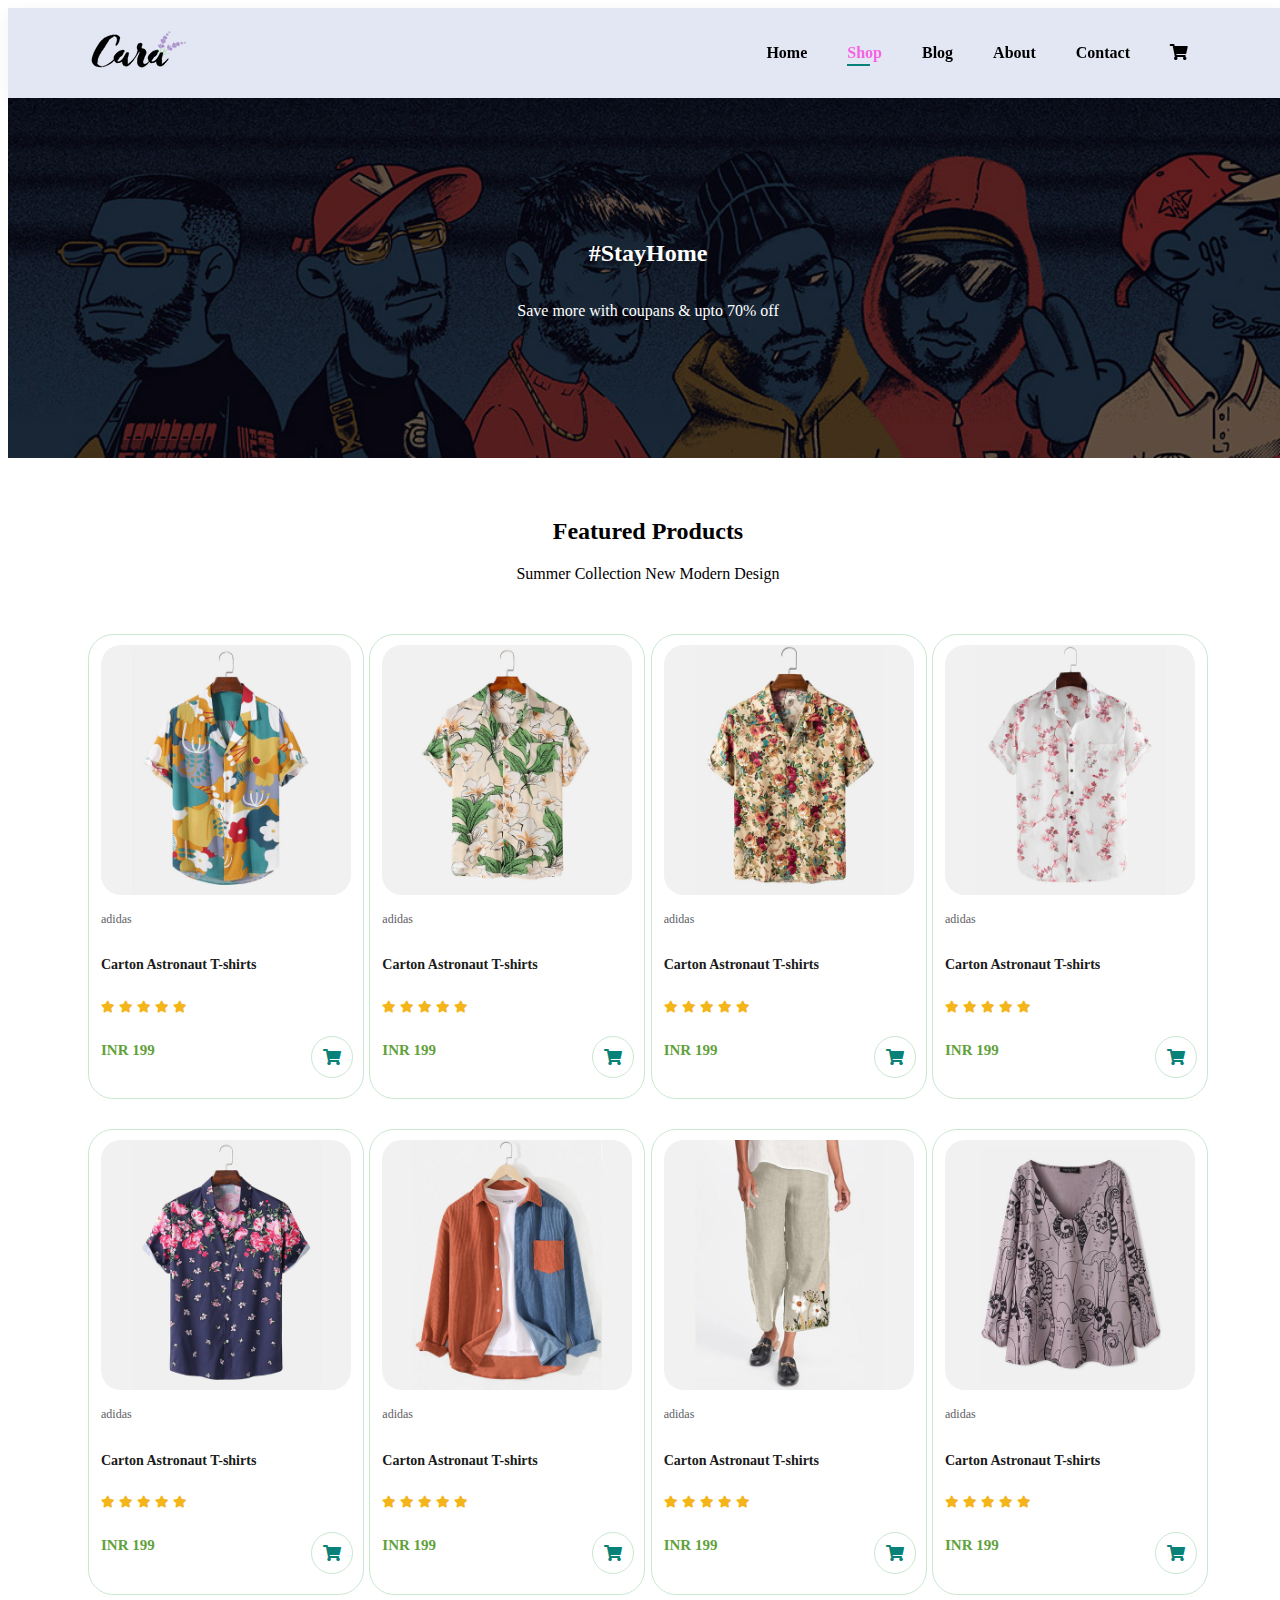
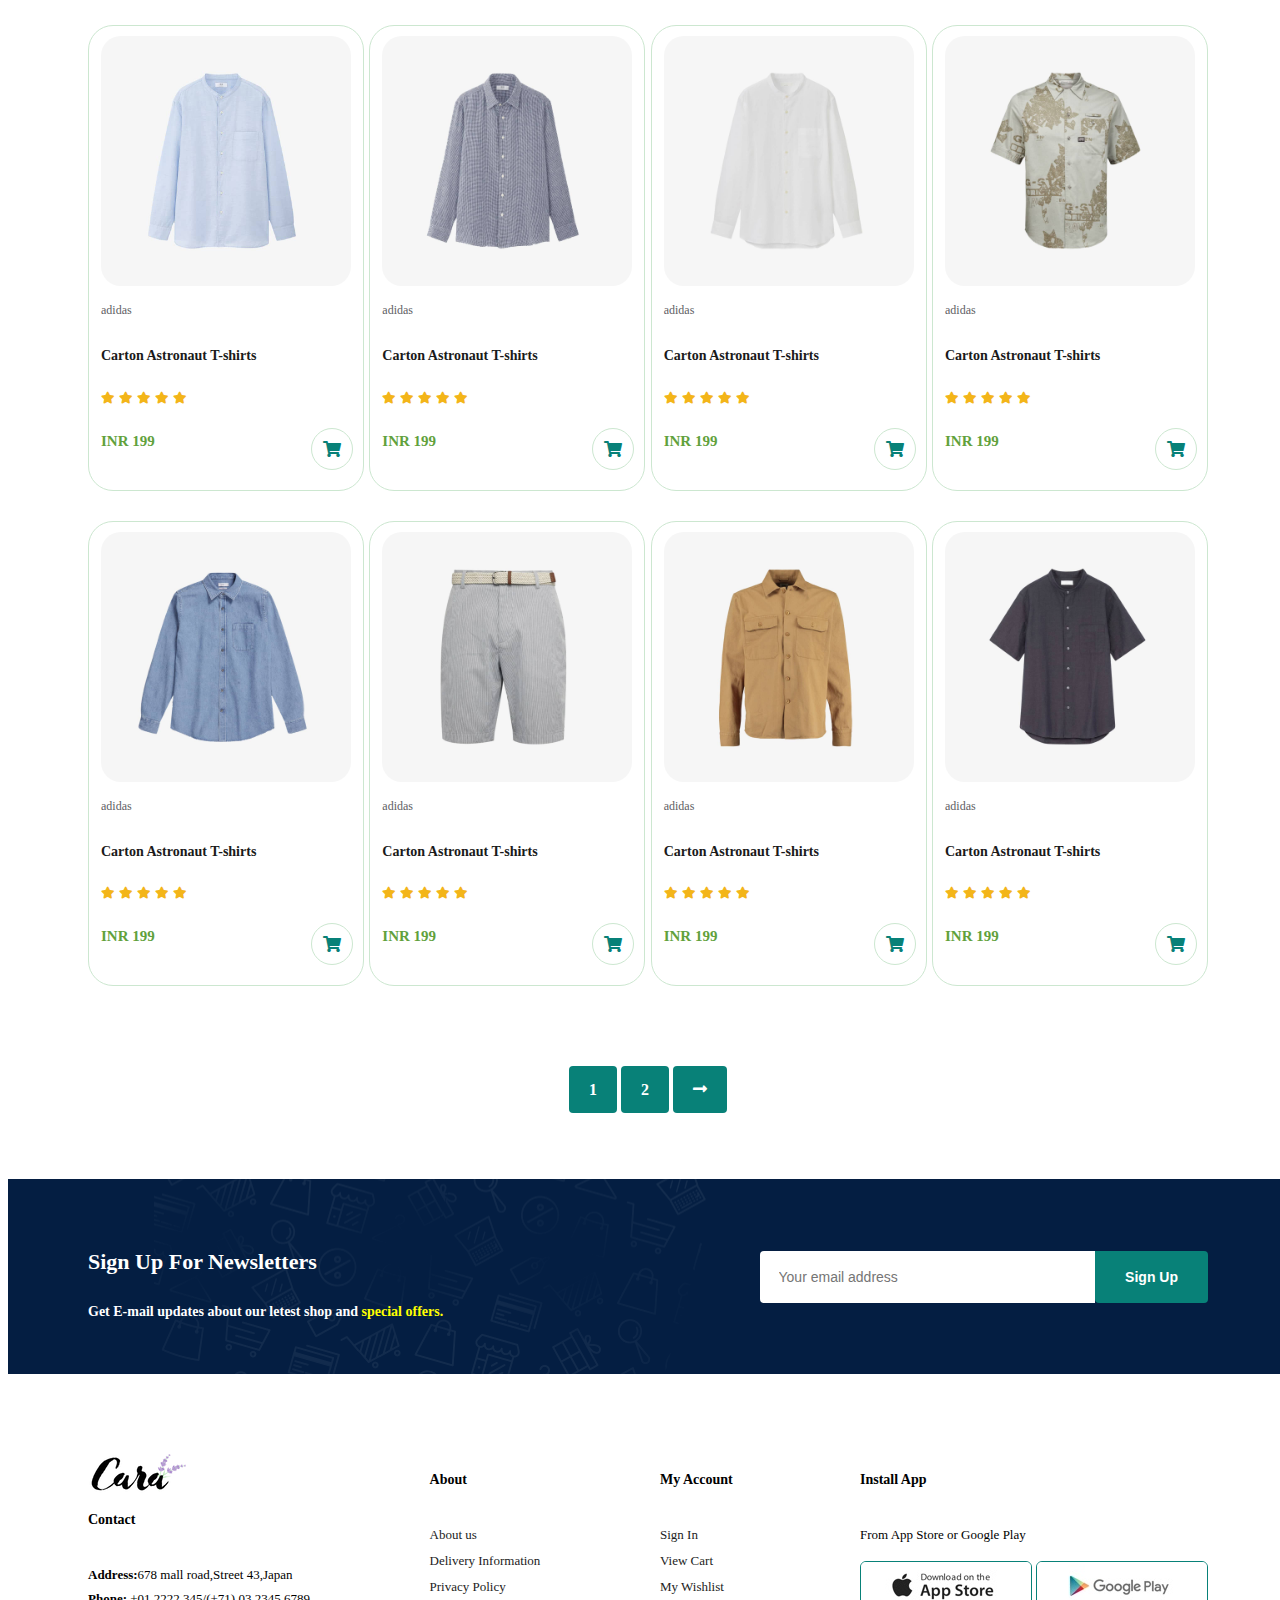
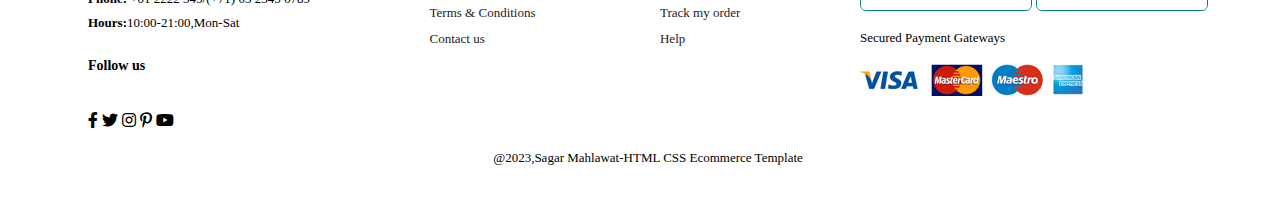
<file: shop.html>
<!DOCTYPE html>
<html lang="en">
  <head>
    <meta charset="UTF-8">
    <meta name="viewport" content="width=device-width, initial-scale=1.0">
    <meta http-equiv="X-UA-Compatible" content="ie=edge">
    <title>Ecommerce</title>
    <link rel="stylesheet" href="https://use.fontawesome.com/releases/v5.15.4/css/all.css" />
    <link rel="stylesheet" href="style.css">
  </head>
  <body>
  <section id="header" >
<a href="#"><img src="img/logo.png" class="logo" alt=""></a>
<div>
<ul id="navbar">
    <li><a  href="index.html">Home</a></li>
    <li><a class="active" href="shop.html">Shop</a></li>
    <li><a href="blog.html">Blog</a></li>
    <li><a href="about.html">About</a></li>
    <li><a href="contact.html">Contact</a></li>
    <li id="lg-bag"><a href="cart.html"><i class="fas fa-shopping-cart"></i></a></li>
    <a href="#" id="close"><i class="fas fa-times"></i></a>
</ul>
  </div>
  <div id="mobile">
      <a href="cart.html"><i class="fas fa-shopping-bag"></i></a>
      <i id="bar" class="fas fa-outdent"></i>
  </div>
 </section>


 <section id="page-header">


     <h2>#StayHome</h2>

     <p>Save more with coupans & upto 70% off</p>

 </section>


 

 <section id="product1" class="section-p1">

    

<h2> Featured Products</h2>
<p>Summer Collection New Modern Design</p>
<div class="pro-container">
    <div class="pro" onclick="window.location.href='sproduct.html';">
<img src="img/f1.jpg" alt="">
<div class="des">
    <span>adidas</span>
    <h5>Carton Astronaut T-shirts</h5>
    <div class="star">
         <i class="fas fa-star"></i>
         <i class="fas fa-star"></i>
         <i class="fas fa-star"></i>
         <i class="fas fa-star"></i>
         <i class="fas fa-star"></i>
    </div>
    <h4>INR 199</h4>
</div>
<a href="#"><i class="fas fa-shopping-cart cart"></i></a>
    </div>
    <div class="pro">
        <img src="img/f2.jpg" alt="">
        <div class="des">
            <span>adidas</span>
            <h5>Carton Astronaut T-shirts</h5>
            <div class="star">
                 <i class="fas fa-star"></i>
                 <i class="fas fa-star"></i>
                 <i class="fas fa-star"></i>
                 <i class="fas fa-star"></i>
                 <i class="fas fa-star"></i>
            </div>
            <h4>INR 199</h4>
        </div>
        <a href="#"><i class="fas fa-shopping-cart cart"></i></a>
            </div>
            <div class="pro">
                <img src="img/f3.jpg" alt="">
                <div class="des">
                    <span>adidas</span>
                    <h5>Carton Astronaut T-shirts</h5>
                    <div class="star">
                         <i class="fas fa-star"></i>
                         <i class="fas fa-star"></i>
                         <i class="fas fa-star"></i>
                         <i class="fas fa-star"></i>
                         <i class="fas fa-star"></i>
                    </div>
                    <h4>INR 199</h4>
                </div>
                <a href="#"><i class="fas fa-shopping-cart cart"></i></a>
                    </div>
                    <div class="pro">
                        <img src="img/f4.jpg" alt="">
                        <div class="des">
                            <span>adidas</span>
                            <h5>Carton Astronaut T-shirts</h5>
                            <div class="star">
                                 <i class="fas fa-star"></i>
                                 <i class="fas fa-star"></i>
                                 <i class="fas fa-star"></i>
                                 <i class="fas fa-star"></i>
                                 <i class="fas fa-star"></i>
                            </div>
                            <h4>INR 199</h4>
                        </div>
                        <a href="#"><i class="fas fa-shopping-cart cart"></i></a>
                            </div>
                            <div class="pro">
                                <img src="img/f5.jpg" alt="">
                                <div class="des">
                                    <span>adidas</span>
                                    <h5>Carton Astronaut T-shirts</h5>
                                    <div class="star">
                                         <i class="fas fa-star"></i>
                                         <i class="fas fa-star"></i>
                                         <i class="fas fa-star"></i>
                                         <i class="fas fa-star"></i>
                                         <i class="fas fa-star"></i>
                                    </div>
                                    <h4>INR 199</h4>
                                </div>
                                <a href="#"><i class="fas fa-shopping-cart cart"></i></a>
                                    </div>

                                    <div class="pro">
                                        <img src="img/f6.jpg" alt="">
                                        <div class="des">
                                            <span>adidas</span>
                                            <h5>Carton Astronaut T-shirts</h5>
                                            <div class="star">
                                                 <i class="fas fa-star"></i>
                                                 <i class="fas fa-star"></i>
                                                 <i class="fas fa-star"></i>
                                                 <i class="fas fa-star"></i>
                                                 <i class="fas fa-star"></i>
                                            </div>
                                            <h4>INR 199</h4>
                                        </div>
                                        <a href="#"><i class="fas fa-shopping-cart cart"></i></a>
                                            </div>

                                            <div class="pro">
                                                <img src="img/f7.jpg" alt="">
                                                <div class="des">
                                                    <span>adidas</span>
                                                    <h5>Carton Astronaut T-shirts</h5>
                                                    <div class="star">
                                                         <i class="fas fa-star"></i>
                                                         <i class="fas fa-star"></i>
                                                         <i class="fas fa-star"></i>
                                                         <i class="fas fa-star"></i>
                                                         <i class="fas fa-star"></i>
                                                    </div>
                                                    <h4>INR 199</h4>
                                                </div>
                                                <a href="#"><i class="fas fa-shopping-cart cart"></i></a>
                                                    </div>
                                                    <div class="pro">
                                                        <img src="img/f8.jpg" alt="">
                                                        <div class="des">
                                                            <span>adidas</span>
                                                            <h5>Carton Astronaut T-shirts</h5>
                                                            <div class="star">
                                                                 <i class="fas fa-star"></i>
                                                                 <i class="fas fa-star"></i>
                                                                 <i class="fas fa-star"></i>
                                                                 <i class="fas fa-star"></i>
                                                                 <i class="fas fa-star"></i>
                                                            </div>
                                                            <h4>INR 199</h4>
                                                        </div>
                                                        <a href="#"><i class="fas fa-shopping-cart cart"></i></a>
                                                            </div>


  
        <div class="pro">
    <img src="img/n1.jpg" alt="">
    <div class="des">
        <span>adidas</span>
        <h5>Carton Astronaut T-shirts</h5>
        <div class="star">
             <i class="fas fa-star"></i>
             <i class="fas fa-star"></i>
             <i class="fas fa-star"></i>
             <i class="fas fa-star"></i>
             <i class="fas fa-star"></i>
        </div>
        <h4>INR 199</h4>
    </div>
    <a href="#"><i class="fas fa-shopping-cart cart"></i></a>
        </div>
        <div class="pro">
            <img src="img/n2.jpg" alt="">
            <div class="des">
                <span>adidas</span>
                <h5>Carton Astronaut T-shirts</h5>
                <div class="star">
                     <i class="fas fa-star"></i>
                     <i class="fas fa-star"></i>
                     <i class="fas fa-star"></i>
                     <i class="fas fa-star"></i>
                     <i class="fas fa-star"></i>
                </div>
                <h4>INR 199</h4>
            </div>
            <a href="#"><i class="fas fa-shopping-cart cart"></i></a>
                </div>
                <div class="pro">
                    <img src="img/n3.jpg" alt="">
                    <div class="des">
                        <span>adidas</span>
                        <h5>Carton Astronaut T-shirts</h5>
                        <div class="star">
                             <i class="fas fa-star"></i>
                             <i class="fas fa-star"></i>
                             <i class="fas fa-star"></i>
                             <i class="fas fa-star"></i>
                             <i class="fas fa-star"></i>
                        </div>
                        <h4>INR 199</h4>
                    </div>
                    <a href="#"><i class="fas fa-shopping-cart cart"></i></a>
                        </div>
                        <div class="pro">
                            <img src="img/n4.jpg" alt="">
                            <div class="des">
                                <span>adidas</span>
                                <h5>Carton Astronaut T-shirts</h5>
                                <div class="star">
                                     <i class="fas fa-star"></i>
                                     <i class="fas fa-star"></i>
                                     <i class="fas fa-star"></i>
                                     <i class="fas fa-star"></i>
                                     <i class="fas fa-star"></i>
                                </div>
                                <h4>INR 199</h4>
                            </div>
                            <a href="#"><i class="fas fa-shopping-cart cart"></i></a>
                                </div>
                                <div class="pro">
                                    <img src="img/n5.jpg" alt="">
                                    <div class="des">
                                        <span>adidas</span>
                                        <h5>Carton Astronaut T-shirts</h5>
                                        <div class="star">
                                             <i class="fas fa-star"></i>
                                             <i class="fas fa-star"></i>
                                             <i class="fas fa-star"></i>
                                             <i class="fas fa-star"></i>
                                             <i class="fas fa-star"></i>
                                        </div>
                                        <h4>INR 199</h4>
                                    </div>
                                    <a href="#"><i class="fas fa-shopping-cart cart"></i></a>
                                        </div>
    
                                        <div class="pro">
                                            <img src="img/n6.jpg" alt="">
                                            <div class="des">
                                                <span>adidas</span>
                                                <h5>Carton Astronaut T-shirts</h5>
                                                <div class="star">
                                                     <i class="fas fa-star"></i>
                                                     <i class="fas fa-star"></i>
                                                     <i class="fas fa-star"></i>
                                                     <i class="fas fa-star"></i>
                                                     <i class="fas fa-star"></i>
                                                </div>
                                                <h4>INR 199</h4>
                                            </div>
                                            <a href="#"><i class="fas fa-shopping-cart cart"></i></a>
                                                </div>
    
                                                <div class="pro">
                                                    <img src="img/n7.jpg" alt="">
                                                    <div class="des">
                                                        <span>adidas</span>
                                                        <h5>Carton Astronaut T-shirts</h5>
                                                        <div class="star">
                                                             <i class="fas fa-star"></i>
                                                             <i class="fas fa-star"></i>
                                                             <i class="fas fa-star"></i>
                                                             <i class="fas fa-star"></i>
                                                             <i class="fas fa-star"></i>
                                                        </div>
                                                        <h4>INR 199</h4>
                                                    </div>
                                                    <a href="#"><i class="fas fa-shopping-cart cart"></i></a>
                                                        </div>
                                                        <div class="pro">
                                                            <img src="img/n8.jpg" alt="">
                                                            <div class="des">
                                                                <span>adidas</span>
                                                                <h5>Carton Astronaut T-shirts</h5>
                                                                <div class="star">
                                                                     <i class="fas fa-star"></i>
                                                                     <i class="fas fa-star"></i>
                                                                     <i class="fas fa-star"></i>
                                                                     <i class="fas fa-star"></i>
                                                                     <i class="fas fa-star"></i>
                                                                </div>
                                                                <h4>INR 199</h4>
                                                            </div>
                                                            <a href="#"><i class="fas fa-shopping-cart cart"></i></a>
                                                                </div>
    
    
       </div>
    
      </section>

<section id="pagination" class="section-p1">
    <a href="#">1</a>
    <a href="#">2</a>
    <a href="#"><i class="fas fa-long-arrow-alt-right"></i></a>
</section>

<section id="newsletter" class="section-p1 section-m1">

    <div class="newstext">  
        <h4> Sign Up For Newsletters</h4>
<p>Get E-mail updates about our letest shop and <span>special offers.</span></p>

    </div>
    <div class="form">
<input type="text" placeholder="Your email address">
<button class="normal1">Sign Up</button>
    </div>


</section>



<footer class="section-p1">
<div class="col"> 
<img src="/img/logo.png" alt="">
<h4>Contact</h4>
<p><strong>Address:</strong>678 mall road,Street 43,Japan</p>
<p><strong>Phone:</strong> +01 2222 345/(+71) 03 2345 6789</p>
<p><strong>Hours:</strong>10:00-21:00,Mon-Sat</p>
<div class="follow">
    <h4>Follow us</h4>
    <div class="icon">
        <i class="fab fa-facebook-f"></i>
        <i class="fab fa-twitter"></i>
        <i class="fab fa-instagram"></i>
        <i class="fab fa-pinterest-p"></i>
        <i class="fab fa-youtube"></i>
    </div>
</div>
</div>
<div class="col">
    <h4>About</h4>
    <a href="#">About us</a>
    <a href="#">Delivery Information</a>
    <a href="#">Privacy Policy</a>
    <a href="#">Terms & Conditions</a>
    <a href="#">Contact us</a>


</div>
<div class="col">
    <h4>My Account</h4>
    <a href="#">Sign In</a>
    <a href="#">View Cart</a>
    <a href="#">My Wishlist</a>
    <a href="#">Track my order</a>
    <a href="#">Help</a>
</div>
<div class="col install">
    <h4>Install App</h4>
    <p>From App Store or Google Play</p>
    <div class="row">
        <img src="img/app.jpg" alt"">
        <img src="img/play.jpg" alt"">
 </div>
 <p>Secured Payment Gateways</p>
 <img src="img/pay.png" alt"">
</div>

<div class="copyright"> 
    <p> @2023,Sagar Mahlawat-HTML CSS Ecommerce Template</p>
</div>
</footer>



	<script src="script.js"></script>
  </body>
</html>
</file>
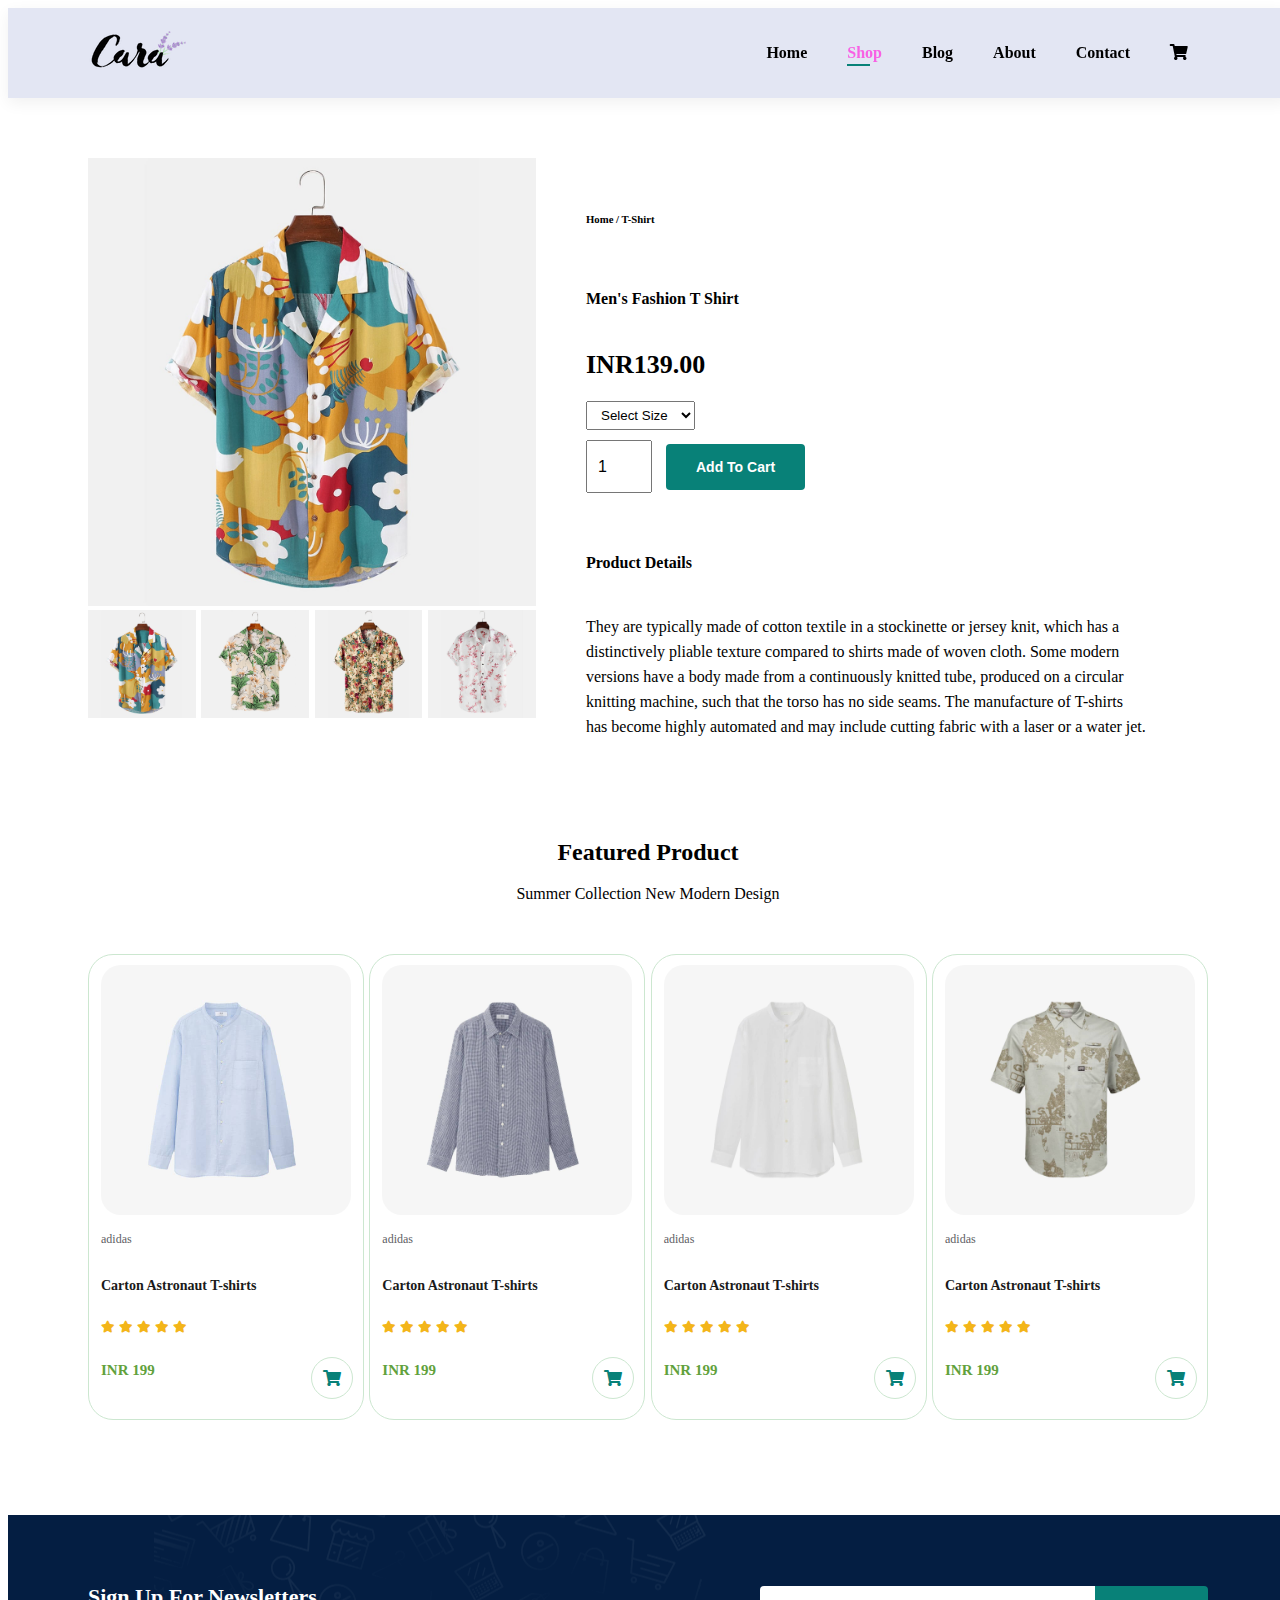
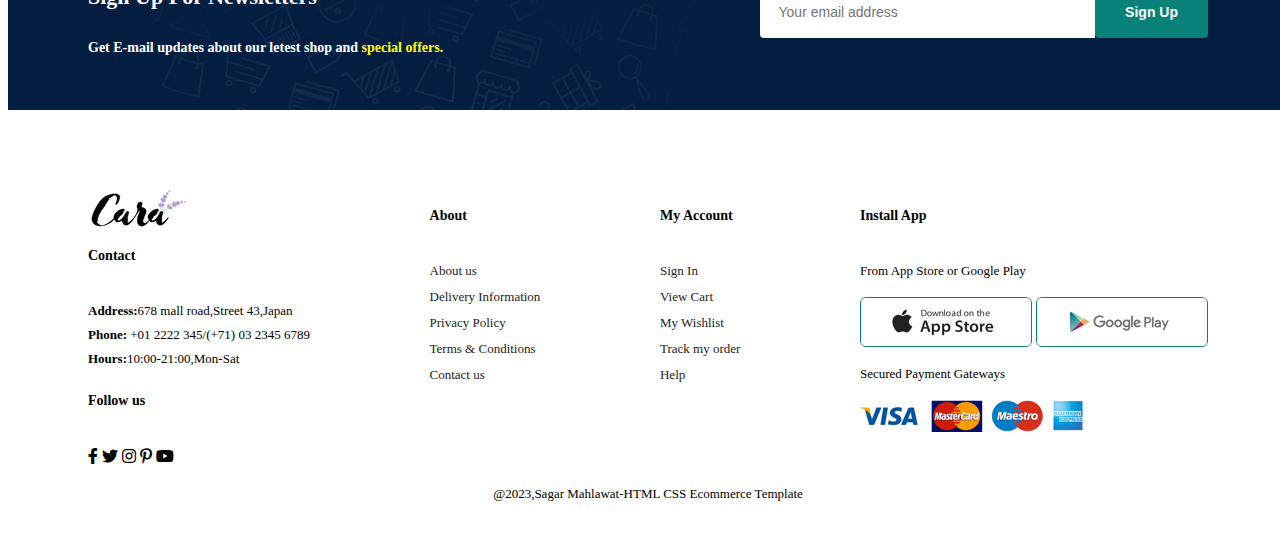
<file: sproduct.html>
<!DOCTYPE html>
<html lang="en">
  <head>
    <meta charset="UTF-8">
    <meta name="viewport" content="width=device-width, initial-scale=1.0">
    <meta http-equiv="X-UA-Compatible" content="ie=edge">
    <title>Ecommerce</title>
    <link rel="stylesheet" href="https://use.fontawesome.com/releases/v5.15.4/css/all.css" />
    <link rel="stylesheet" href="style.css">
  </head>
  <body>
  <section id="header" >
<a href="#"><img src="img/logo.png" class="logo" alt=""></a>
<div>
<ul id="navbar">
    <li><a  href="index.html">Home</a></li>
    <li><a class="active" href="shop.html">Shop</a></li>
    <li><a href="blog.html">Blog</a></li>
    <li><a href="about.html">About</a></li>
    <li><a href="contact.html">Contact</a></li>
    <li id="lg-bag"><a href="cart.html"><i class="fas fa-shopping-cart"></i></a></li>
    <a href="#" id="close"><i class="fas fa-times"></i></a>
</ul>
  </div>
  <div id="mobile">
      <a href="cart.html"><i class="fas fa-shopping-bag"></i></a>
      <i id="bar" class="fas fa-outdent"></i>
  </div>
 </section>

<section id="prodetails" class="section-p1">

 <div class="single-pro-image">
 <img src="img/f1.jpg" width="100%" id="mainimg" alt="">

<div class="small-img-group">
    <div class="small-img-col">
<img src="img/f1.jpg" width="100%" class="small-img" alt="">
    </div>
    <div class="small-img-col">
        <img src="img/f2.jpg" width="100%" class="small-img" alt="">
            </div>
            <div class="small-img-col">
                <img src="img/f3.jpg" width="100%" class="small-img" alt="">
                    </div>
                    <div class="small-img-col">
                        <img src="img/f4.jpg" width="100%" class="small-img" alt="">
                            </div>

</div>
</div>

<div class="single-pro-details">
<h6>Home / T-Shirt</h6>
<h4>Men's Fashion T Shirt</h4>
<h2> INR139.00</h2>
<select>
    <option>Select Size</option>
    <option>XL</option>
    <option>XXL</option>
    <option>Small</option>
    <option>Large</option>
    <option>Medium</option>
</select>
<input type="number" value="1">
<button class="normal1">Add To Cart</button>
<h4>Product Details</h4>
<span> They are typically made of cotton textile in a stockinette or jersey knit, which has a distinctively pliable texture compared to shirts made of woven cloth. Some modern versions have a body made from a continuously knitted tube, produced on a circular knitting machine, such that the torso has no side seams. The manufacture of T-shirts has become highly automated and may include cutting fabric with a laser or a water jet.</span>
</div> 
</section>

<section id="product1" class="section-p1">


    <h2>Featured Product</h2>
    <p>Summer Collection New Modern Design</p>
    <div class="pro-container">
        <div class="pro">
    <img src="img/n1.jpg" alt="">
    <div class="des">
        <span>adidas</span>
        <h5>Carton Astronaut T-shirts</h5>
        <div class="star">
             <i class="fas fa-star"></i>
             <i class="fas fa-star"></i>
             <i class="fas fa-star"></i>
             <i class="fas fa-star"></i>
             <i class="fas fa-star"></i>
        </div>
        <h4>INR 199</h4>
    </div>
    <a href="#"><i class="fas fa-shopping-cart cart"></i></a>
        </div>
        <div class="pro">
            <img src="img/n2.jpg" alt="">
            <div class="des">
                <span>adidas</span>
                <h5>Carton Astronaut T-shirts</h5>
                <div class="star">
                     <i class="fas fa-star"></i>
                     <i class="fas fa-star"></i>
                     <i class="fas fa-star"></i>
                     <i class="fas fa-star"></i>
                     <i class="fas fa-star"></i>
                </div>
                <h4>INR 199</h4>
            </div>
            <a href="#"><i class="fas fa-shopping-cart cart"></i></a>
                </div>
                <div class="pro">
                    <img src="img/n3.jpg" alt="">
                    <div class="des">
                        <span>adidas</span>
                        <h5>Carton Astronaut T-shirts</h5>
                        <div class="star">
                             <i class="fas fa-star"></i>
                             <i class="fas fa-star"></i>
                             <i class="fas fa-star"></i>
                             <i class="fas fa-star"></i>
                             <i class="fas fa-star"></i>
                        </div>
                        <h4>INR 199</h4>
                    </div>
                    <a href="#"><i class="fas fa-shopping-cart cart"></i></a>
                        </div>
                        <div class="pro">
                            <img src="img/n4.jpg" alt="">
                            <div class="des">
                                <span>adidas</span>
                                <h5>Carton Astronaut T-shirts</h5>
                                <div class="star">
                                     <i class="fas fa-star"></i>
                                     <i class="fas fa-star"></i>
                                     <i class="fas fa-star"></i>
                                     <i class="fas fa-star"></i>
                                     <i class="fas fa-star"></i>
                                </div>
                                <h4>INR 199</h4>
                            </div>
                            <a href="#"><i class="fas fa-shopping-cart cart"></i></a>
                                </div>
                                
    
                                        
    
                                                

    
    
       </div>
    
      </section>



<section id="newsletter" class="section-p1 section-m1">

    <div class="newstext">  
        <h4> Sign Up For Newsletters</h4>
<p>Get E-mail updates about our letest shop and <span>special offers.</span></p>

    </div>
    <div class="form">
<input type="text" placeholder="Your email address">
<button class="normal1">Sign Up</button>
    </div>


</section>



<footer class="section-p1">
<div class="col"> 
<img src="/img/logo.png" alt="">
<h4>Contact</h4>
<p><strong>Address:</strong>678 mall road,Street 43,Japan</p>
<p><strong>Phone:</strong> +01 2222 345/(+71) 03 2345 6789</p>
<p><strong>Hours:</strong>10:00-21:00,Mon-Sat</p>
<div class="follow">
    <h4>Follow us</h4>
    <div class="icon">
        <i class="fab fa-facebook-f"></i>
        <i class="fab fa-twitter"></i>
        <i class="fab fa-instagram"></i>
        <i class="fab fa-pinterest-p"></i>
        <i class="fab fa-youtube"></i>
    </div>
</div>
</div>
<div class="col">
    <h4>About</h4>
    <a href="#">About us</a>
    <a href="#">Delivery Information</a>
    <a href="#">Privacy Policy</a>
    <a href="#">Terms & Conditions</a>
    <a href="#">Contact us</a>


</div>
<div class="col">
    <h4>My Account</h4>
    <a href="#">Sign In</a>
    <a href="#">View Cart</a>
    <a href="#">My Wishlist</a>
    <a href="#">Track my order</a>
    <a href="#">Help</a>
</div>
<div class="col install">
    <h4>Install App</h4>
    <p>From App Store or Google Play</p>
    <div class="row">
        <img src="img/app.jpg" alt"">
        <img src="img/play.jpg" alt"">
 </div>
 <p>Secured Payment Gateways</p>
 <img src="img/pay.png" alt"">
</div>

<div class="copyright"> 
    <p> @2023,Sagar Mahlawat-HTML CSS Ecommerce Template</p>
</div>
</footer>

<script>
    var mainimg=document.getElementById("mainimg");
    var smallimg=document.getElementsByClassName("small-img");

   smallimg[0].onclick=function(){
    mainimg.src=smallimg[0].src
   }
   smallimg[1].onclick=function(){
    mainimg.src=smallimg[1].src
   }
   smallimg[2].onclick=function(){
    mainimg.src=smallimg[2].src
   }
   smallimg[3].onclick=function(){
    mainimg.src=smallimg[3].src
   }



    </script>

	<script src="script.js"></script>
  </body>
</html>
</file>
<file: style.css>
body{
    width: 100%;
}
.section-m1{
    margin:40px 0;
}
 
/* header*/

#header{

    display: flex;
    align-items:center;
    justify-content: space-between;
    padding: 20px 80px;
    background: #e3e6f3; 
    box-shadow: 0 5px 15px rgba(0, 0, 0, 0.06);
    z-index: 999;
    position: sticky;
    top:0;
    left:0;
}
#navbar{
     display: flex;
    align-items: center;
    justify-content: center;
}
#navbar li{
    list-style: none;
    padding: 0 20px;
    position: relative;
    
}
#navbar li a{
    text-decoration: none;
    font-size: 16px;
    font-weight: 600;
    color: black;
    transition: 0.3s ease;
}
#navbar li a:hover,
#navbar li a.active{
    color: rgb(248, 97, 228);
}
#mobile{
    display:none ;
    align-items: center;
}
#close{
    display: none;
}

#navbar li a.active::after,
#navbar li a:hover::after{
    content:"";
    width:30%;
    height: 2px;
    background: #088178;
    position: absolute;
    bottom: -4px;
    left:20px;
}
/* hero page */
#hero{
    background-image:url("img/hero4.png");
    height:82vh;
    width: 86%;
    background-size: cover;
    background-position: top 25% right 0;
    padding: 0 100px;
    display: flex;
    flex-direction: column;
    align-items: flex-start;
    justify-content: center;
}
#hero h4{
    padding-bottom: 15px;
}
#hero h1{
    color: rgb(14, 14, 14);
}
#hero button{
    background-image:url("img/button.png") ;
    background-color: transparent;
    color: rgb(18, 18, 18);
    border:0;
    padding:14px 80px 14px 65px;
    background-repeat: no-repeat;
    cursor: pointer;
    font-weight: 700;
}

/* feature*/

#feature{
    display: flex;
    align-items: center;
    justify-content: space-between;
    flex-wrap:wrap;
    padding: 5px;
}



.section-p1{
    padding:40px 80px;
}
#feature .fe-box{
    width: 180px;
    text-align: center;
    padding:25px 15px;
    box-shadow: 20px 20px 34px rgba(0, 0, 0, 0.03);
    border: 1px solid #cce7d0;
    border-radius: 4px;
    margin:15px 0;

}
#feature .fe-box:hover{
    box-shadow: 10px 10px 54px rgba(70,62,221,0.1);
}
#feature .fe-box img{
width: 100%;
margin-bottom:10px;
}




#feature .fe-box h6{
    display: inline-block;
    padding:9px 8px 6px 8px ;
    line-height:1;
    border-radius:4px;
    color:#088178;
    background-color: #cce7d0;
}
#feature .fe-box:nth-child(2) h6{
    background-color:#61a13c ;

}
#feature .fe-box:nth-child(3) h6{
    background-color:#a8849c ;

}
#feature .fe-box:nth-child(4) h6{
    background-color:#9abda9 ;

}
#feature .fe-box:nth-child(5) h6{
    background-color:#a49fd1 ;

}
#feature .fe-box:nth-child(6) h6{
    background-color:#dd9292 ;

}
#product1{
    text-align:center;
}
#product1 .pro-container{
display:flex;
justify-content:space-between;
padding-top: 20px;
flex-wrap: wrap;
}


#product1 .pro{

   width:19%;
   min-width:250px;
   padding: 10px 12px;
   border:1px solid #cce7d0;
   border-radius: 25px;
   cursor: pointer;
   box-shadow:20px 20px 30px #088178(0,0,0,0.2);
   margin: 15px 0;
   transition: 0.2s ease;
   position: relative;
}
#product1 .pro img{
    width : 100%;
    border-radius: 20px;
}
#product1 .pro .des{
    text-align: start;
    padding:10px 0;
}
#product1 .pro .des span{
    color: #606063;
    font-size: 12px;
}
#product1 .pro .des h5{
    color: #1a1a1a;
    padding-top:7px ;
    font-size: 14px;
}
#product1 .pro .des i{
    font-size: 12px;
    color:rgb(243,181,25);
}
#product1 .pro .des h4{ 
    padding-top:7px ;
    color: #61a13c;
    font-size: 15px;
     font-weight: 700;
}
#product1 .pro .cart{
    width: 40px;
    height: 40px;
    line-height: 40px;
    border-radius: 50px;
    color: #088178;
    border:1px solid #cce7d0;
    position: absolute;
    bottom: 20px;
    right: 10px;
}


/* banner */
#banner{
    display: flex;
    flex-direction:column;
    justify-content: center;
    align-items: center;
    text-align: center;
    background-image: url(img/b2.jpg);
    width: 100%;
    height: 40vh;
    background-size: cover;
    background-position:center;
}
#banner h4{
    color: white;
    font-size: 16px;
}
#banner h2{
    color:#fff;
    font-size: 30px;
    padding: 10px 0;
}
#banner h2 span{
    color:red;
}
#banner button:hover{
    background: #088178;
    color: #fff;
}
.normal1{
    font-size: 14px;
    font-weight:600 ;
    padding: 15px 30px;
    color: black;
    background-color: white;
    border-radius: 4px;
    cursor:pointer;
    border:none;
    outline:none;
    transition: 0.2s;
}

/*again banner*/
#sm-banner{
    display: flex;
    justify-content: space-between;
    flex-wrap: wrap;
}



#sm-banner .banner-box{
    display: flex;
    flex-direction:column;
    justify-content: center;
    align-items: flex-start;
    text-align: center;
    background-image: url(img/b17.jpg);
    min-width:580px;
    height: 40vh;
    background-size: cover;
    background-position:center;
    padding: 20px;
}
#sm-banner h4{
    color: #fff;
    font-size: 20px;
    font-weight: 300;
}
#sm-banner h2{
    color: #fff;
    font-size: 28px;
    font-weight: 800;
}
#sm-banner span{
    color: #fff;
    font-size: 14px;
    font-weight: 500;
   padding-bottom: 10px;
}

.white{
    font-size: 13px;
    font-weight:600 ;
    padding: 11px 18px;
    color:white;
    background-color:transparent;
    cursor:pointer;
    border:1px solid #fff;
    outline:none;
      transition: 0.2s;
}
  #sm-banner .banner-box:hover button{
      background:#088178 ;
      border:1px solid #088178;
  }
  #sm-banner .banner-box2{
      background-image: url("img/b10.jpg");
  }

#banner3{
    display: flex;
    justify-content: space-between;
    flex-wrap: wrap;
    padding: 0 60px;

}


#banner3 .banner-box{
    display: flex;
    flex-direction:column;
    justify-content: center;
    align-items: flex-start;
    text-align: center;
    background-image:url("img/b7.jpg");
    min-width:30%;
    height: 30vh;
    background-size: cover;
    background-position:center;
    padding: 20px;
    margin-bottom: 20px;
}
#banner3 h2{
    color: #fff;
    font-weight:900;
    font-size: 22px;
}
#banner3 h3{
    color: red;
    font-weight:800;
    font-size: 15px;
}
#banner3 .banner-box2{

    background-image: url("img/b4.jpg");
}
#banner3 .banner-box3{
    background-image: url("img/b18.jpg");
}

/* form part */
#newsletter{
    display: flex;
    justify-content: space-between;
    flex-wrap: wrap;
    align-items: center;
    background-image: url();
    background-repeat: no-repeat;
    background-position: 20% 30%;
    background-color:#041e42 ;
    background-image: url("img/b14.png");
}
#newsletter h4{
    color: #fff;
    font-weight:700;
    font-size: 22px;
}
#newsletter p{
color: #fff;
font-weight:600;
font-size: 14px;}

#newsletter p span{
    color: yellow;
}
#newsletter .form{
    display: flex;
    width:40%;
}
#newsletter input{
    height: 3.125rem;
    padding: 0 1.25em;
    font-size: 14px;
    width: 100%;
    border:1px solid transparent;
    border-radius: 4px;
    outline:none;
    border-top-right-radius: 0;
    border-bottom-right-radius: 0;
}
#newsletter button{
    background-color: #088178;
    color: #fff;
    white-space: nowrap;
    border-top-left-radius: 0;
    border-top-left-radius: 0;
}

footer{
    display: flex;
    flex-wrap: wrap;
    justify-content: space-between;
}
footer .col{
    display: flex;
    flex-direction: column;
    align-items: flex-start;
    margin-bottom: 20px;
}
footer .logo{
    margin-bottom: 30px;
}
footer h4{
    font-size: 14px;
    padding-bottom: 20px;
}
footer p{
    font-size: 13px;
    margin:0 0 8px 0;
}
footer a{
    font-size: 13px;
    text-decoration: none;
    color: #222;
    margin-bottom: 10px;
}
footer .follow{
    margin-top: 0%20px;
}
footer.follow i{
    color: #465b52;
    padding-right: 4px;
    cursor: pointer;
}
footer .install .row img{
    border:1px solid #088178;
    border-radius:6px;
}
footer .install img{
    margin: 10px 0 15px 0;
}
footer .follow i:hover,
footer a:hover{
    color:#088178;
}
footer .copyright{
    width: 100%;
    text-align: center;
}



/* responsive*/


@media (max-width:799px){
    .section-p1{
        padding: 40px 40px;
    }
     #navbar {
            display: flex;
            flex-direction: column;
            align-items: flex-start;
            justify-content: flex-start;
            position: fixed;
            top: 0;
            right: -300px;
            height: 90vh;
            width:300px;
           background-color: #E3E6F3;
           box-shadow: 0 40px 60px rgba(0,0,0,0.1);
          padding: 80px 0 0 10px;
           transition:0.3s;
               } 

               #navbar.active{
                right:0;
                
            }
    
    #navbar li{ 
        margin-bottom: 25px;
    }
    #mobile{
        display:flex ;
        align-items: center;
    }
    #mobile i{
        color: #1a1a1a;
        font-size:24px;
        padding-left: 20px;
    }
    #close{
        display: initial;
        position:absolute;
        top: 30px;
        left:30px;
        color:#222;
        font-size: 24px;
    }
    #lg-bag{
        display:none;
    }
     #hero {
        background-image: url("img/hero4.png");
        height: 70vh;
        background-position: top 30% right 30%;
        padding: 0 80px;
        
    }
    #feature {
        
       
        justify-content: center;
        
    }
    #feature .fe-box {
        margin: 15px 15px;
        
    }
    #product1 .pro-container {
       
        justify-content: center;
       
    }
    #product1 .pro {
       margin: 15px;
    }
    #banner {
       height: 20vh;
    }
    #sm-banner .banner-box {
        min-width: 100%;
       height: 30vh;
    }
    #banner3 {
        
        padding: 0 40px;

    }
#banner3 .banner-box {
width:100%;
}
#newsletter .form {

    width: 70%;
}
}

@media (max-width:477px) {
    .section-p1{
        padding: 20px;
    }
    
    

#header{
    padding: 10px 30px;
}
h1{
    font-size:38px;
}
h2{
    font-size: 32px;
}
#hero{
    padding: 0 20px;
    background-position: 55%;
}
#feature{
    justify-content: space-between;
}
#feature .fe-box{
    width: 155px;
    margin: 0 0 15px 0;
}
#product1 .pro{
    width:100%;
}
#banner{
    height:40vh;
}
#sm.banner .banner-box{
    height: 40vh;
}
#sm.banner .banner-box2{
    margin-top: 20px;
}
#banner3 {
    padding: 0 20px;
}
#banner3 .banner-box{
    width: 100%;
}
#newssletter {
    padding: 40px 20px;
}
#newssletter .form{
    width:100%;
}
footer .copyright{
    text-align: start;
}


/* single pro */
#prodetails{
    display: flex;
    flex-direction: column;

}
#prodetails .single-pro-image{
    width: 100%;
    margin-right: 0px;
}
#prodetails .single-pro-details{
    width: 100%;
}

/*blog page */
#blog{
    padding: 100px 20px 0 20px;
}
#blog .blog-box{
    display: flex;
    flex-direction:column ;
    align-items:flex-start;
}
#blog .blog-img{
    width: 100%;
    margin-right: 0px;
    margin-bottom: 30px;
}
#blog .blog-details{
    width: 100%;
}
/* about */
#about-head{
    flex-direction:column ;
}
#about-head img{
    width: 100%;
    margin-bottom: 20px;
}
#about-head div{

    padding-left: 0px;
}
#about-app .video {
    width: 100%;
}

/*contact page*/
#contact-details{
flex-direction: column;
}

#contact-details .details{
    width: 100%;
    margin-bottom: 30px;
}
#contact-details .map{
    width:100%;
    height: 400px;

}

/* cart page */
#cart-add{
flex-direction: column;

}
#coupan{
    width: 100%;
}
#subtotal{
    width: 100%;
    
    padding: 20px;
}


}

/* shop page */
#page-header{
    background-image: url("img/b1.jpg");
    width: 100%;
    height: 40vh;
    background-size: cover;
    display:flex;
    justify-content: center;
    text-align: center;
    flex-direction: column;
    
}
#page-header h2,
#page-header p{
    color: white;
}
#pagination{
    text-align: center;
}
#pagination a{
    text-decoration: none;
    background-color: #088178;
    padding: 15px 20px;
    border-radius: 4px;
    color: #fff;
    font-weight: 600;
}
#pagination a i{
    font-size: 16px;
    font-weight: 600;
}

/* single product */

#prodetails .single-pro-image{
width: 40%;
margin-right: 50px;
}
.small-img-group{
    display: flex;
    justify-content: space-between;
}
.small-img-col{
    flex-basis: 24%;
    cursor: pointer;
}

#prodetails{
    display: flex;
    margin-top: 20px;
}
#prodetails .single-pro-details{
    width: 50%;
    margin-top: 30px;
}
#prodetails .single-pro-details h4{
    padding: 40px 0 20px 0;
}
#prodetails .single-pro-details h2{
    font-size:26px ;
}
#prodetails .single-pro-details select{
    display: block;
    padding: 5px 10px;
    margin-bottom: 10px;
}
#prodetails .single-pro-details input{
    width: 50px;
    height: 47px;
    padding-left: 10px;
    font-size: 16px;
    margin-right: 10px;
}
#prodetails .single-pro-details  button{
    background: #088178;
    color: #fff;
}
#prodetails .single-pro-details input:focus{
    outline: none;
}
#prodetails .single-pro-details span{
    line-height: 25px;
}
  
/* blog */

#page-header.blog-header{
    background-image:url("img/b19.jpg");
}
#blog{
    padding: 150px 150px 0 150px;
}
#blog .blog-box{
    display: flex;
    align-items: center;
    width:100%;
    position: relative;
    padding-bottom: 90px;
}
#blog .blog-img{
    width: 50%;
    margin-right: 40px;
}
#blog img{
    width: 100%;
    height: 300px;
    object-fit: cover;
}
#blog .blog-details{
    width: 50%;
    
}
#blog .blog-details a{
    text-decoration: none;
    font-size: 11px;
    color: #000;
    font-weight: 700;
    position: relative;
    
}
#blog .blog-details a::after{
    content: "";
    width: 50px;
    height: 2px;
    background-color: #000;
    position: absolute;
    top: 4px;
    right: -60px;
}
#blog .blog-details a:hover{
    color: #088178;
}
#blog .blog-details a:hover::after{
    background-color: #088178;
}
#blog .blog-box h1{
    position: absolute;
    top: -110px;
    left:0;
    font-size: 70px;
    font-weight: 700;
    color: red;
    z-index: -9;
}
/* about page */
#page-header.about-header{
background-image: url("img/banner.png");
}
#about-head{
    display: flex;
    align-items: center;
}
#about-head img{
    width: 50%;
    height: auto;
}
#about-head div{
    padding-left: 40px;
}
#about-app{
    text-align: center;
}
#about-app .video{
    width: 70%;
    height: 100%;
    margin:30px auto 0 auto;
}
#about-app .video video{
    width: 100%;
    height:100%;
    border-radius: 20px;
}
/* contact */
#contact-details{
    display: flex;
    align-items: center;
    justify-content: space-between;
}
#contact-details .details{
    width: 40%;
}
#contact-details .details span{
    font-size: 12px;
}

#contact-details .details h2{
    font-size: 26px;
    line-height: 35px;
    padding: 20px 0;
}
#contact-details .details h3{
    font-size: 16px;
    padding-bottom: 15px;
}
#contact-details .details li {
    list-style: none;
    display: flex;
    padding: 10px 0;
}
#contact-details .details li i{
    font-size: 14px;
    padding-right: 22px;
}
#contact-details .details li p{
    margin:0px;
    font-size: 14px;
}
#contact-details .map{
    width:55%;
    height: 400px;
}
#contact-details .map iframe{
    width: 100%;
    height: 100%;
}
/* Cart page */
#cart{
    overflow-x:auto ;
}
#cart table{
    width: 100%;
    border-collapse: collapse;
    table-layout: fixed;
    white-space: nowrap;
}
#cart table img{
    width:70px;
}
#cart table td:nth-child(1){
width: 100px;
text-align: center;
}
#cart table td:nth-child(2){
    width: 150px;
    text-align: center;
    }
    #cart table td:nth-child(3){
        width: 250px;
        text-align: center;
        }
        #cart table td:nth-child(4),
        #cart table td:nth-child(5),
        #cart table td:nth-child(6){
            width:150px;
            text-align:center;
        }
        #cart table td:nth-child(5) input{
            width: 70px;
            padding: 10px 5px 10px 15px;
        }
        #cart table thead{
            border: 1px solid #e2e9e1;
            border-left: none;
            border-right: none;
        }
        #cart table thead td {
            font-weight: 700;
            text-transform: uppercase;
            font-size: 13px;
            padding: 18px 0;
        }
        #cart table thead tr td{
            padding-top: 15px;
        }
        #cart table tbody td {
            font-size: 13px;
        }
        #cart-add{
            display: flex;
            justify-content: space-between;
        }
#coupon{
    width: 50%;
    margin-bottom: 30px;
}
#coupon h3,
#subtotal h3{
    padding-bottom: 15px;
}
#coupon input{
    padding: 10px 20px;
    outline: none;
    width:60%;
    margin-right: 10px;
    border: 1px solid #e2e9e1;
}
#coupon button,
#subtotal button{
    background-color: #088178;
    color: white;
    padding: 12px 20px;
}

#subtotal{
    width: 50%;
    margin-bottom: 30px;
    border:1px solid #e2e9e1 ;
    padding: 30px;

}
#subtotal table{
    border-collapse: collapse;
    width: 100%;
    margin-bottom: 20px;

}
#subtotal table td{
    width: 50%;
    border: 1px solid #e2e9e1;
    padding: 10px;
    font-size: 13px;
}
</file>
